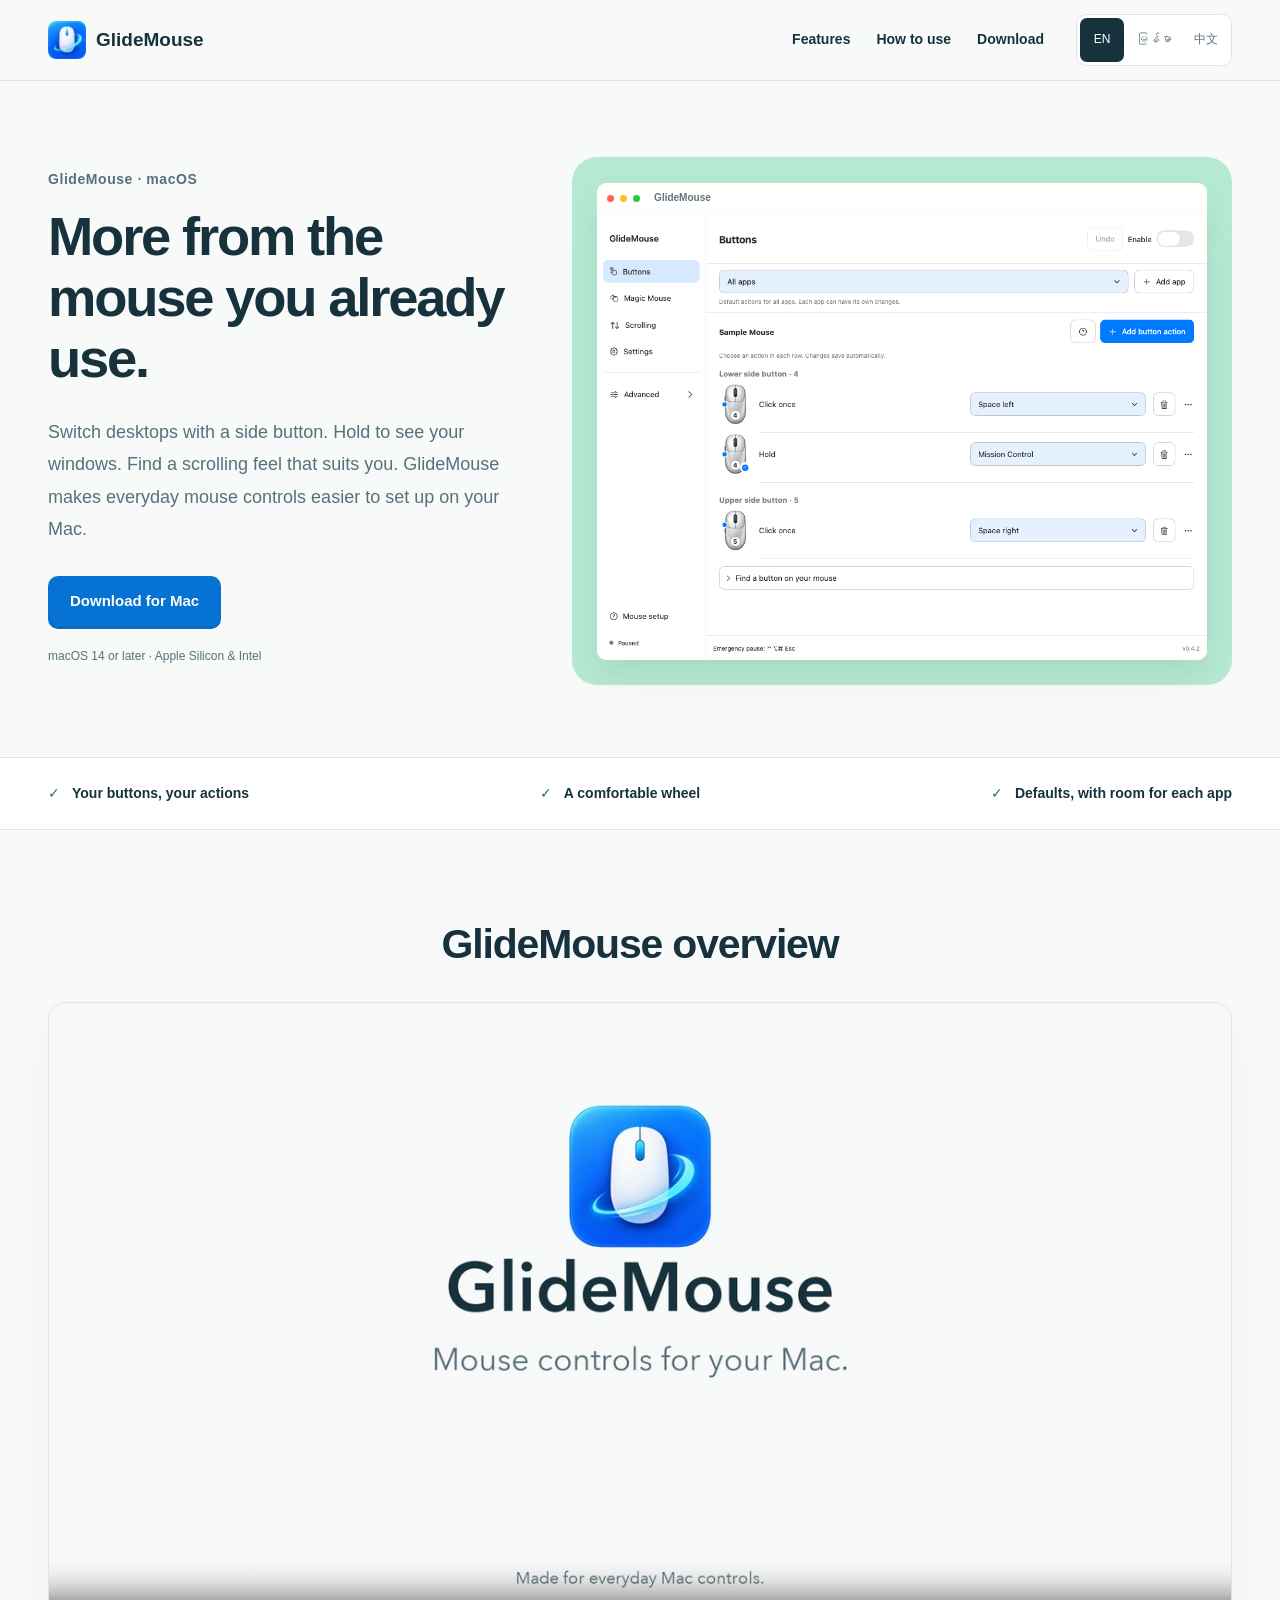
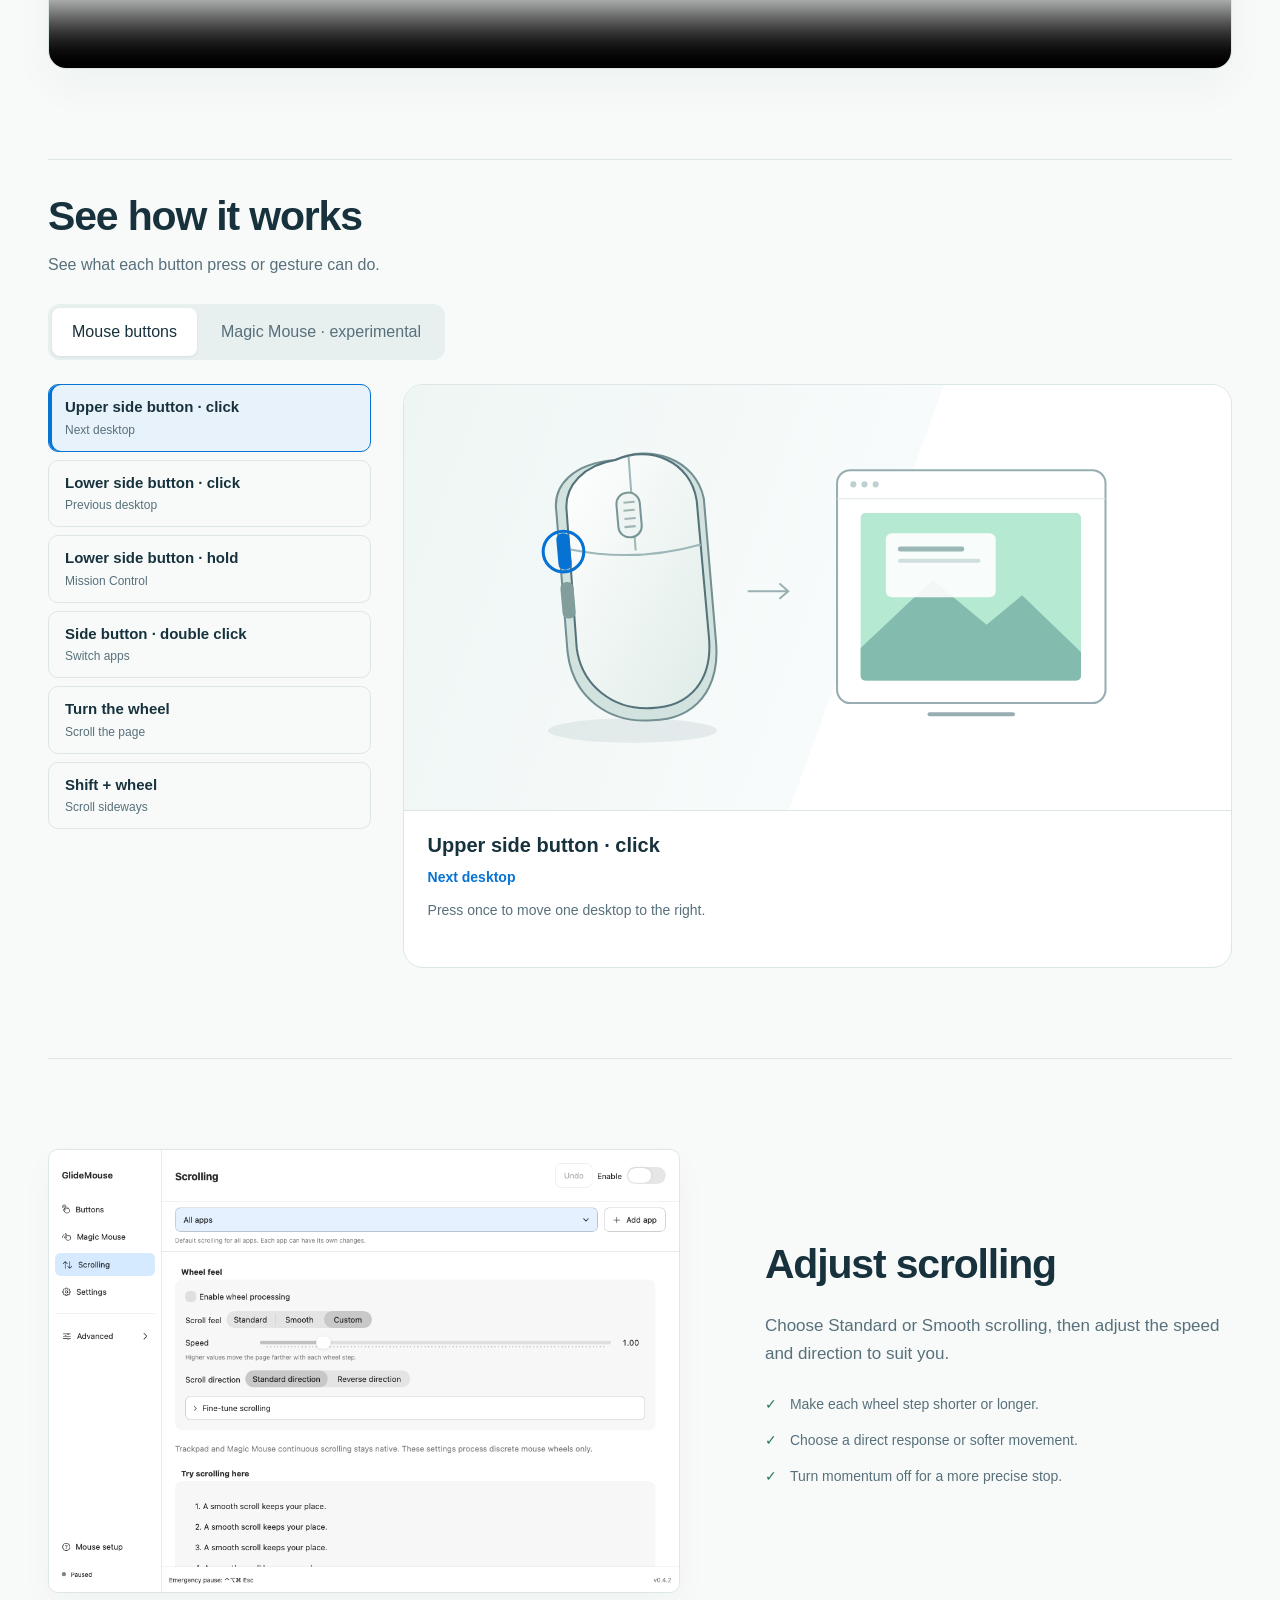
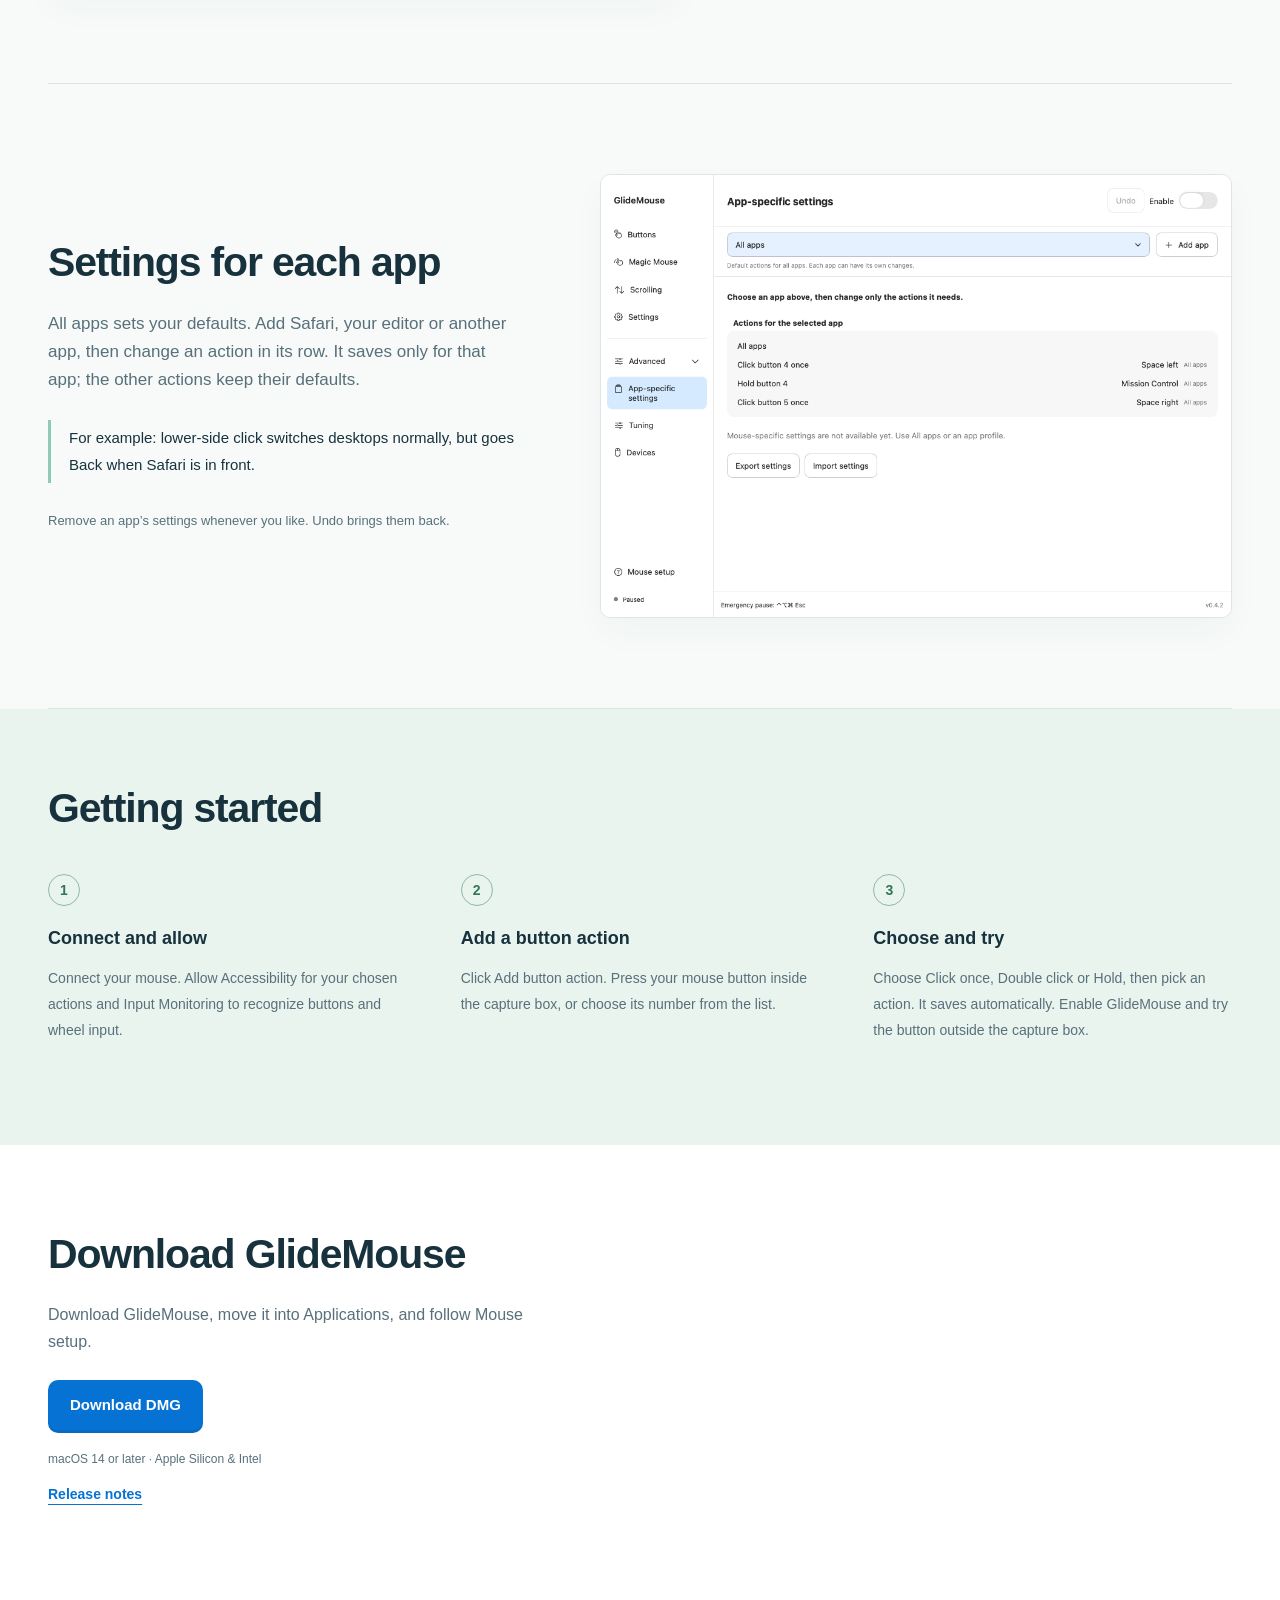
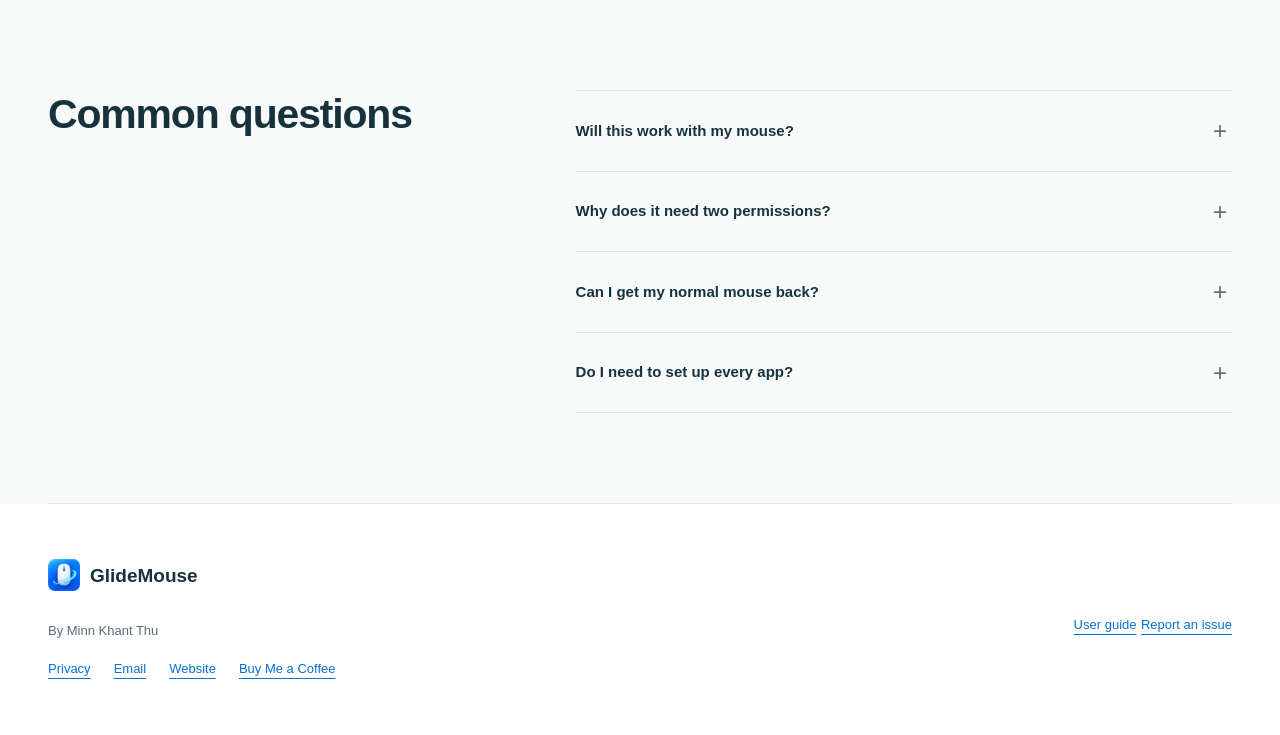
<file: index.html>
<!doctype html>
<html lang="en">
<head>
<meta charset="utf-8">
<meta name="viewport" content="width=device-width,initial-scale=1">
<meta name="google-site-verification" content="ybQHgJxose5QeYz_E9fsQk_a73eZOGEoPBWEh6NBEdo">
<meta name="description" content="GlideMouse is an open-source Mac mouse app for button remapping, smooth scrolling and app-specific shortcuts. Download for macOS 14+, Apple Silicon and Intel.">
<meta name="theme-color" content="#f7faf9">
<meta property="og:type" content="website">
<meta property="og:title" content="GlideMouse — Mouse Button Remapping &amp; Smooth Scrolling for Mac">
<meta property="og:description" content="Customize mouse buttons, switch desktops and adjust scrolling on macOS. Open source, with English, Myanmar and Chinese controls.">
<meta property="og:url" content="https://minnkhantthuu.github.io/GlideMouse/">
<meta property="og:image" content="https://minnkhantthuu.github.io/GlideMouse/Docs/media/screenshots/en-guide-buttons-light-455fc41b54f3.png">
<meta property="og:image:width" content="1040">
<meta property="og:image:height" content="760">
<meta property="og:image:alt" content="GlideMouse mouse-button settings on macOS">
<meta name="twitter:card" content="summary_large_image">
<meta name="twitter:title" content="GlideMouse — Mouse Button Remapping &amp; Smooth Scrolling for Mac">
<meta name="twitter:description" content="Customize mouse buttons, desktop shortcuts and wheel scrolling. A native, open-source macOS app by Minn Khant Thu.">
<meta name="twitter:image" content="https://minnkhantthuu.github.io/GlideMouse/Docs/media/screenshots/en-guide-buttons-light-455fc41b54f3.png">
<link rel="canonical" href="https://minnkhantthuu.github.io/GlideMouse/">
<link rel="icon" href="Assets/AppIcon-transparent.png">
<title>GlideMouse — Mouse Button Remapping &amp; Smooth Scrolling for Mac</title>
<script type="application/ld+json">
{
  "@context": "https://schema.org",
  "@graph": [
    {
      "@type": "WebPage",
      "@id": "https://minnkhantthuu.github.io/GlideMouse/#webpage",
      "url": "https://minnkhantthuu.github.io/GlideMouse/",
      "name": "GlideMouse — Mouse Button Remapping & Smooth Scrolling for Mac",
      "description": "A native, open-source macOS app for mouse button actions, wheel scrolling and app-specific settings.",
      "inLanguage": "en",
      "mainEntity": {"@id": "https://minnkhantthuu.github.io/GlideMouse/#app"},
      "author": {"@id": "https://minnkhantthuu.github.io/GlideMouse/#developer"}
    },
    {
      "@type": "SoftwareApplication",
      "@id": "https://minnkhantthuu.github.io/GlideMouse/#app",
      "name": "GlideMouse",
      "url": "https://minnkhantthuu.github.io/GlideMouse/",
      "description": "Remap mouse buttons, switch desktops, open Mission Control, run keyboard shortcuts, adjust wheel scrolling and set actions for individual apps on macOS.",
      "applicationCategory": "UtilitiesApplication",
      "operatingSystem": "macOS 14 or later",
      "softwareRequirements": "Apple Silicon or Intel Mac; Accessibility and Input Monitoring permissions",
      "softwareVersion": "0.4.2",
      "inLanguage": ["en", "my", "zh-Hans"],
      "isAccessibleForFree": true,
      "offers": {"@type": "Offer", "price": "0", "priceCurrency": "USD", "url": "https://minnkhantthuu.github.io/GlideMouse/#download"},
      "downloadUrl": "https://github.com/MinnKhantThuu/GlideMouse/releases/download/v0.4.2/GlideMouse-0.4.2.dmg",
      "screenshot": "https://minnkhantthuu.github.io/GlideMouse/Docs/media/screenshots/en-guide-buttons-light-455fc41b54f3.png",
      "image": "https://minnkhantthuu.github.io/GlideMouse/Assets/AppIcon.png",
      "license": "https://github.com/MinnKhantThuu/GlideMouse/blob/main/LICENSE",
      "sameAs": ["https://github.com/MinnKhantThuu/GlideMouse"],
      "author": {"@id": "https://minnkhantthuu.github.io/GlideMouse/#developer"}
    },
    {
      "@type": "Person",
      "@id": "https://minnkhantthuu.github.io/GlideMouse/#developer",
      "name": "Minn Khant Thu",
      "url": "https://minnkhantthu.up.railway.app/",
      "sameAs": ["https://github.com/MinnKhantThuu", "https://minnkhantthuu.github.io/"]
    }
  ]
}
</script>
<script>function redirectLegacyTutorial(){if(/^#(?:en|my)(?:-(?:setup|buttons|profiles|scrolling|shortcuts))?$/.test(location.hash))location.replace('tutorials.html'+location.hash);} window.addEventListener('hashchange',redirectLegacyTutorial);redirectLegacyTutorial();</script>
<link rel="stylesheet" href="Site/landing.css?v=c33a72bd99d2">
<script src="Site/translations.js?v=73e1bacc5bd2" defer>
</script>
<script src="Site/landing.js?v=cdfab8cceccf" defer>
</script>
<link rel="stylesheet" href="Site/mouse-demo.css?v=0c4a3ee64f97">
<script src="Site/mouse-demo.js?v=9ef7550aa702" defer></script>
</head>
<body>
<a data-copy="skip" class="skip" href="#main">Skip to content</a>
<header class="header">
<div class="nav wrap">
<a class="brand" href="./" aria-label="GlideMouse home">
<img src="Assets/AppIcon-transparent.png" width="38" height="38" alt="">
<span>GlideMouse</span>
</a>
<nav class="nav-links" aria-label="Main navigation" data-aria="navAria">
<a data-copy="navFeatures" href="#features">Features</a>
<a data-copy="navGuide" href="#how-to">How to use</a>
<a data-copy="navDownload" href="#download">Download</a>
</nav>
<div class="locale" role="group" aria-label="Language" data-aria="localeAria">
<button type="button" data-language="en" aria-pressed="true" lang="en">EN</button>
<button type="button" data-language="my" aria-pressed="false" lang="my">မြန်မာ</button>
<button type="button" data-language="zh" aria-pressed="false" lang="zh-Hans">中文</button>
</div>
</div>
</header>
<main id="main">
<section class="hero wrap">
<div class="hero-copy">
<p class="product-name">GlideMouse · macOS</p>
<h1 data-copy="heroTitle" >More from the mouse you already use.</h1>
<p data-copy="heroBody" class="lead">Switch desktops with a side button. Hold to see your windows. Find a scrolling feel that suits you. GlideMouse makes everyday mouse controls easier to set up on your Mac.</p>
<div class="actions">
<a class="button primary" href="#download">
<span data-copy="download" >Download for Mac</span>
</a>
</div>
<p data-copy="requirements" class="meta">macOS 14 or later · Apple Silicon &amp; Intel</p>
</div>
<figure class="hero-visual">
<div class="product-stage">
<div class="window-top" aria-hidden="true">
<span>
</span>
<span>
</span>
<span>
</span>
<b>GlideMouse</b>
</div>
<img class="hero-screen" data-screen="buttons" data-alt="heroAlt" src="Docs/media/screenshots/en-buttons.png" width="1040" height="760" alt="GlideMouse button actions in a simple list, with mouse icons, action dropdowns and delete buttons" fetchpriority="high">
</div>
</figure>
</section>
<div class="benefit-band">
<div class="wrap benefit-row">
<span class="benefit">
<span class="check" aria-hidden="true">✓</span>
<span data-copy="benefit1" >Your buttons, your actions</span>
</span>
<span class="benefit">
<span class="check" aria-hidden="true">✓</span>
<span data-copy="benefit2" >A comfortable wheel</span>
</span>
<span class="benefit">
<span class="check" aria-hidden="true">✓</span>
<span data-copy="benefit3" >Defaults, with room for each app</span>
</span>
</div>
</div>
<section id="intro" class="section wrap intro-section" aria-labelledby="intro-title">
<div class="intro-heading">
<h2 id="intro-title" data-copy="introTitle">GlideMouse overview</h2>
</div>
<div class="intro-player">
<video id="intro-video" controls playsinline preload="metadata" tabindex="0" poster="Docs/media/intro/poster.jpg" aria-label="GlideMouse product overview" data-aria="introAria" width="1920" height="1080">
<source src="Docs/media/intro/glidemouse-intro.mp4" type="video/mp4">
<track kind="captions" src="Docs/media/intro/english.vtt" srclang="en" label="English">
<a href="Docs/media/intro/glidemouse-intro.mp4" data-copy="openIntro">Open the video</a>
</video>

</div>

</section>
<section id="mouse-guide" class="section wrap gesture-guide" aria-labelledby="gesture-heading" data-mode="buttons" data-paused="true">
<span id="features"></span>
<div class="gesture-heading">
<h2 id="gesture-heading" data-copy="gestureHeading">See how it works</h2>
<p data-copy="gestureIntro">Choose an example to see the button press and the action together. You can change each action in GlideMouse.</p>
</div>
<div class="gesture-modes" role="group" data-aria="gestureModeAria" aria-label="Mouse type">
<button type="button" data-gesture-mode="buttons" aria-pressed="true" data-copy="gestureButtons">Mouse buttons</button>
<button type="button" data-gesture-mode="touch" aria-pressed="false" data-copy="gestureTouch">Magic Mouse · experimental</button>
</div>
<div class="gesture-families" data-touch-families hidden role="group" data-aria="gestureFamilyAria" aria-label="Gesture type">
<button type="button" data-gesture-family="taps" aria-pressed="true" data-copy="gestureFamilyTaps">Taps</button>
<button type="button" data-gesture-family="movement" aria-pressed="false" data-copy="gestureFamilyMovement">Swipes &amp; zoom</button>
<button type="button" data-gesture-family="dragging" aria-pressed="false" data-copy="gestureFamilyDragging">Drag</button>
<button type="button" data-gesture-family="extras" aria-pressed="false" data-copy="gestureFamilyExtras">Keys &amp; resting fingers</button>
</div>
<div class="gesture-layout">
<div class="gesture-choices" role="group" data-aria="gestureChoiceAria" aria-label="Usage examples"></div>
<div>
<div class="gesture-canvas">
<div class="gesture-stage is-running" data-gesture="upper" aria-hidden="true">
<svg viewBox="0 0 760 390" xmlns="http://www.w3.org/2000/svg">
<defs>
<linearGradient id="gm-mouse-shade" x1="0" y1="0" x2="1" y2="1"><stop stop-color="#fff"/><stop offset="1" stop-color="#dfece8"/></linearGradient>
<clipPath id="gm-screen-clip"><rect x="422" y="112" width="217" height="165" rx="5"/></clipPath>
<clipPath id="gm-page-clip"><rect x="422" y="119" width="216" height="150" rx="5"/></clipPath>
</defs>
<ellipse cx="198" cy="326" rx="83" ry="12" fill="#17323d" opacity=".08"/>
<g class="button-mouse">
<path d="M181 60 C213 44 260 58 268 98 L280 239 C284 285 260 315 217 316 C174 319 139 293 134 249 L123 111 C119 84 141 63 181 60Z" fill="#d2e3df" stroke="#738f91" stroke-width="2"/>
<path d="M181 60 C215 45 255 61 261 100 L273 234 C277 276 255 303 216 304 C179 306 148 282 143 245 L133 109 C131 85 150 65 181 60Z" fill="url(#gm-mouse-shade)" stroke="#54727a" stroke-width="2"/>
<path d="M194 57 L201 149 M137 148 Q201 161 265 143" fill="none" stroke="#9eb7b8" stroke-width="2"/>
<rect x="183" y="92" width="23" height="44" rx="11" fill="#eef4f2" stroke="#789697" stroke-width="2" transform="rotate(-5 195 114)"/>
<path d="M189 102 L200 101 M189 110 L200 109 M190 118 L201 117 M190 126 L201 125" stroke="#9fb5b4" stroke-width="2"/>
<rect class="side-upper press-signal" x="124" y="132" width="13" height="36" rx="6" fill="#819e9c" transform="rotate(-5 130 150)"/>
<rect class="side-lower press-signal" x="128" y="180" width="13" height="36" rx="6" fill="#819e9c" transform="rotate(-5 134 198)"/>
<circle class="side-halo upper-halo" cx="130" cy="150" r="20" fill="none" stroke="#0672d3" stroke-width="3"/>
<circle class="side-halo lower-halo" cx="134" cy="198" r="20" fill="none" stroke="#0672d3" stroke-width="3"/>
<circle class="held-ring" cx="134" cy="197" r="20" fill="none" stroke="#0672d3" stroke-width="3" transform="rotate(-90 134 197)"/>
<g class="wheel-mark" stroke="#0672d3" stroke-width="3" fill="none"><path d="M222 105 V139 M215 131 L222 139 L229 131"/></g>
<g class="key-badge"><rect x="160" y="340" width="74" height="32" rx="8" fill="#17323d"/><text x="197" y="362" fill="#fff" font-size="17" text-anchor="middle" font-family="-apple-system,sans-serif">⇧</text></g>
</g>
<g class="touch-mouse">
<path d="M185 59 C224 50 261 72 265 111 L275 244 C278 280 255 310 215 314 C177 317 148 293 144 255 L132 119 C128 84 149 64 185 59Z" fill="url(#gm-mouse-shade)" stroke="#54727a" stroke-width="2"/>
<path d="M152 98 Q194 66 241 92" fill="none" stroke="#fff" stroke-width="5" stroke-linecap="round"/>
<g class="touch-contact"><circle class="finger" cx="174" cy="136" r="9" fill="#0672d3"/><circle class="touch-halo" cx="174" cy="136" r="21" fill="none" stroke="#0672d3" stroke-width="3"/></g>
<g class="touch-contact second"><circle class="finger-extra" cx="216" cy="136" r="9" fill="#0672d3"/></g>
<circle class="finger-third" cx="195" cy="168" r="9" fill="#0672d3"/>
<circle class="resting-contact" cx="221" cy="224" r="13" fill="#93aaa8"/>
<g class="touch-key"><rect x="162" y="334" width="70" height="32" rx="8" fill="#17323d"/><text x="197" y="357" fill="#fff" font-size="20" text-anchor="middle">⌘</text></g>
<path class="drag-trace" d="M165 173 L213 225 M202 225 H213 V214" fill="none" stroke="#0672d3" stroke-width="3"/>
<path class="swipe-trace" d="M165 178 H241 M233 171 L241 178 L233 185" stroke="#0672d3" stroke-width="3" fill="none"/>
<path class="pinch-trace" d="M168 158 L153 175 M153 164 V175 H164 M220 118 L235 101 M224 101 H235 V112" stroke="#0672d3" stroke-width="3" fill="none"/>
</g>
<g fill="none" stroke="#9ab0b3" stroke-width="2" stroke-linecap="round"><path d="M312 189 H351 M343 182 L351 189 L343 196"/></g>
<rect x="399" y="70" width="264" height="229" rx="13" fill="#fff" stroke="#97adb1" stroke-width="2"/>
<path d="M399 98 H663" stroke="#dce6e6"/>
<g fill="#bed0d1"><circle cx="415" cy="84" r="3"/><circle cx="426" cy="84" r="3"/><circle cx="437" cy="84" r="3"/></g>
<path d="M490 310 H572" stroke="#97adb1" stroke-width="4" stroke-linecap="round"/>
<g class="result-pane desktop-result" clip-path="url(#gm-screen-clip)">
<g class="desktop-track">
<rect x="422" y="112" width="217" height="165" fill="#b6e9d2"/><path d="M422 245 L493 178 L546 222 L581 193 L639 249 V277 H422Z" fill="#83bbae"/><rect x="447" y="132" width="108" height="63" rx="6" fill="#fff" opacity=".9"/><rect x="459" y="145" width="65" height="5" rx="2" fill="#9ab7b6"/><rect x="459" y="157" width="81" height="4" rx="2" fill="#d0dfde"/>
<rect x="639" y="112" width="217" height="165" fill="#c6e3f9"/><circle cx="805" cy="148" r="18" fill="#f7faf9"/><path d="M639 245 L704 201 L760 228 L806 189 L856 246 V277 H639Z" fill="#80b3d2"/><rect x="671" y="136" width="107" height="88" rx="6" fill="#fff" opacity=".9"/><rect x="684" y="149" width="72" height="5" rx="2" fill="#99b6c9"/><rect x="684" y="162" width="50" height="4" rx="2" fill="#d7e5ed"/>
</g></g>
<g class="result-pane windows-result">
<rect x="422" y="112" width="217" height="165" rx="5" fill="#eaf2f1"/>
<g class="window-tile" style="--tile-x:48px;--tile-y:32px"><rect x="434" y="125" width="86" height="65" rx="5" fill="#b6e9d2" stroke="#8cacaa"/><path d="M441 135 H510" stroke="#fff" stroke-width="4"/></g>
<g class="window-tile" style="--tile-x:-35px;--tile-y:31px"><rect x="537" y="125" width="88" height="65" rx="5" fill="#c6e3f9" stroke="#8cacaa"/><path d="M544 135 H615" stroke="#fff" stroke-width="4"/></g>
<g class="window-tile" style="--tile-x:48px;--tile-y:-40px"><rect x="434" y="207" width="86" height="55" rx="5" fill="#faf4dd" stroke="#8cacaa"/><path d="M441 217 H510" stroke="#fff" stroke-width="4"/></g>
<g class="window-tile" style="--tile-x:-35px;--tile-y:-40px"><rect x="537" y="207" width="88" height="55" rx="5" fill="#dce9ef" stroke="#8cacaa"/><path d="M544 217 H615" stroke="#fff" stroke-width="4"/></g>
</g>
<g class="result-pane apps-result">
<rect x="422" y="112" width="217" height="165" rx="5" fill="#edf4f3"/><rect x="436" y="171" width="189" height="61" rx="12" fill="#fff" stroke="#d0dfdf"/>
<rect class="app-highlight" x="444" y="178" width="48" height="47" rx="9" fill="#e7f2fb" stroke="#0672d3" stroke-width="2"/>
<rect x="453" y="185" width="30" height="30" rx="7" fill="#8abcac"/><circle cx="530" cy="200" r="16" fill="#81b6d6"/><path d="M579 185 H609 V215 H579Z" fill="#e8c477"/>
</g>
<g class="result-pane scroll-result" clip-path="url(#gm-page-clip)">
<rect x="422" y="119" width="216" height="150" fill="#f7faf9"/>
<g class="scroll-lines"><rect x="441" y="136" width="152" height="40" rx="5" fill="#b6e9d2"/><g stroke="#bdcecf" stroke-width="5" stroke-linecap="round"><path d="M441 194 H605 M441 211 H592 M441 228 H605 M441 245 H560 M441 275 H605 M441 292 H592 M441 309 H605"/></g><rect x="651" y="136" width="152" height="40" rx="5" fill="#c6e3f9"/></g>
</g>
<g class="result-pane click-result">
<rect x="422" y="112" width="217" height="165" rx="5" fill="#edf4f3"/><rect class="click-highlight" x="477" y="139" width="104" height="102" rx="9" fill="#d7ebfc" stroke="#0672d3" stroke-width="2"/>
<path d="M500 158 H520 L526 165 H557 V210 H500Z" fill="#86b9d6"/><rect x="500" y="171" width="57" height="39" rx="4" fill="#b7dcef"/>
<path d="M487 225 H571" stroke="#9bb4bb" stroke-width="4" stroke-linecap="round"/>
</g>
<g class="result-pane context-result">
<rect x="422" y="112" width="217" height="165" rx="5" fill="#edf4f3"/><path d="M452 146 H475 L481 153 H511 V194 H452Z" fill="#86b9d6"/>
<g class="context-menu"><rect x="491" y="165" width="132" height="91" rx="7" fill="#fff" stroke="#97adb1"/><rect x="499" y="173" width="116" height="19" rx="4" fill="#d7ebfc"/><path d="M510 182 H572 M510 209 H598 M510 236 H567" stroke="#87a4af" stroke-width="4" stroke-linecap="round"/></g></g>
<g class="result-pane open-result"><rect x="422" y="112" width="217" height="165" rx="5" fill="#edf4f3"/><g class="opened-folder"><rect x="439" y="130" width="183" height="129" rx="6" fill="#fff" stroke="#97adb1"/><path d="M439 151 H622" stroke="#dce6e6"/><path d="M454 144 H493" stroke="#97adb1" stroke-width="4" stroke-linecap="round"/><rect x="453" y="164" width="35" height="39" rx="3" fill="#b6e9d2"/><rect x="501" y="164" width="35" height="39" rx="3" fill="#c6e3f9"/><rect x="549" y="164" width="35" height="39" rx="3" fill="#faf4dd"/></g></g>
<g class="result-pane text-result"><rect x="422" y="112" width="217" height="165" rx="5" fill="#edf4f3"/><rect class="paragraph-highlight" x="442" y="139" width="173" height="78" rx="3" fill="#b9dcf9"/><path d="M451 151 H601 M451 168 H584 M451 185 H601 M451 202 H560 M451 241 H584" stroke="#79999f" stroke-width="5" stroke-linecap="round"/></g>
<g class="result-pane showdesktop-result"><rect x="422" y="112" width="217" height="165" rx="5" fill="#c6e3f9"/><path d="M422 236 L481 175 L540 230 L590 180 L639 244 V277 H422Z" fill="#8fc5b3"/><g class="departing-window"><rect x="456" y="139" width="150" height="105" rx="7" fill="#fff" stroke="#a6bdc0"/><path d="M456 158 H606" stroke="#dce6e6"/></g></g>
<g class="result-pane drag-result"><rect x="422" y="112" width="217" height="165" rx="5" fill="#edf4f3"/><rect x="544" y="179" width="65" height="61" rx="8" fill="none" stroke="#8eb4b2" stroke-width="2" stroke-dasharray="5 4"/><g class="drag-file"><rect x="451" y="137" width="42" height="50" rx="5" fill="#c6e3f9" stroke="#0672d3"/><path d="M461 151 H482 M461 162 H482 M461 173 H475" stroke="#7da9c9" stroke-width="3"/></g></g>
<g class="result-pane browser-result"><rect x="422" y="112" width="217" height="165" rx="5" fill="#edf4f3"/><g class="history-page"><rect x="445" y="133" width="170" height="120" rx="7" fill="#fff" stroke="#a6bdc0"/><path d="M463 154 H581 M463 174 H593 M463 194 H560" stroke="#c1d4d4" stroke-width="5"/><path d="M470 229 H510 M480 219 L470 229 L480 239" stroke="#0672d3" stroke-width="3" fill="none"/></g></g>
<g class="result-pane zoom-result" clip-path="url(#gm-screen-clip)">
<rect x="422" y="112" width="217" height="165" fill="#edf4f3"/>
<g class="zoom-art"><rect x="465" y="134" width="135" height="113" rx="5" fill="#c6e3f9"/><circle cx="567" cy="161" r="13" fill="#fff"/><path d="M465 215 L510 168 L552 210 L579 185 L600 221 V247 H465Z" fill="#7eafa3"/></g>
</g>
</svg>
</div>
<div class="gesture-caption">
<h3 data-gesture-title>Upper side button · click</h3>
<p class="gesture-result-label" data-gesture-result>Next desktop</p>
<p data-gesture-description>Press once to move one desktop to the right.</p>
</div>
</div>
</div>
</div>
<p class="gesture-note" data-gesture-note></p>
<p class="gesture-visually-hidden" role="status" aria-live="polite" data-gesture-status></p>
</section>


<section class="section feature-row wrap">
<figure class="feature-visual scroll-visual">
<img data-screen="scrolling" data-alt="scrollAlt" src="Docs/media/screenshots/en-scrolling.png" width="1040" height="730" alt="GlideMouse scrolling controls with presets, speed and direction" loading="lazy">
</figure>
<div class="section-copy">
<h2 data-copy="scrollTitle" >Adjust scrolling</h2>
<p data-copy="scrollBody" >Start with Standard or Smooth. Adjust speed and direction first; open the finer controls when you need them. Continuous trackpad scrolling stays native.</p>
<ul class="plain-list">
<li data-copy="scrollItem1" >Make each wheel step shorter or longer.</li>
<li data-copy="scrollItem2" >Choose a direct response or softer movement.</li>
<li data-copy="scrollItem3" >Turn momentum off for a more precise stop.</li>
</ul>
</div>
</section>
<section class="section feature-row reverse wrap">
<figure class="feature-visual">
<img data-screen="profiles" data-alt="profileAlt" src="Docs/media/screenshots/en-profiles.png" width="1040" height="730" alt="GlideMouse app-specific settings showing inherited defaults and custom actions" loading="lazy">
</figure>
<div class="section-copy">
<h2 data-copy="profileTitle" >Settings for each app</h2>
<p data-copy="profileBody" >All apps sets your defaults. Add Safari, your editor or another app, then change an action in its row. It saves only for that app; the other actions keep their defaults.</p>
<blockquote data-copy="profileExample" >For example: lower-side click switches desktops normally, but goes Back when Safari is in front.</blockquote>
<p data-copy="profileFoot" class="small">Remove an app setup whenever you like. It removes its GlideMouse settings; it does not uninstall the app. Undo brings the setup back.</p>
</div>
</section>
<section id="how-to" class="setup">
<div class="wrap">
<h2 data-copy="setupTitle" >Getting started</h2>
<ol class="steps">
<li>
<span class="step-number" aria-hidden="true">1</span>
<h3 data-copy="step1Title" >Connect and allow</h3>
<p data-copy="step1Body" >Connect your mouse. Allow Accessibility for your chosen actions and Input Monitoring to recognize buttons and wheel input.</p>
</li>
<li>
<span class="step-number" aria-hidden="true">2</span>
<h3 data-copy="step2Title" >Add a button action</h3>
<p data-copy="step2Body" >Click Add button action. Press your mouse button inside the capture box, or choose its number from the list.</p>
</li>
<li>
<span class="step-number" aria-hidden="true">3</span>
<h3 data-copy="step3Title" >Choose and try</h3>
<p data-copy="step3Body" >Choose Click once, Double click or Hold, then pick an action. It saves automatically. Enable GlideMouse and try the button outside the capture box.</p>
</li>
</ol>
</div>
</section>
<section id="download" class="download-section">
<div class="wrap download-layout">
<div>
<h2 data-copy="downloadTitle" >Download GlideMouse</h2>
<p data-copy="downloadBody" >Download GlideMouse, move it into Applications, and follow Mouse setup.</p>
<div class="actions">
<a data-copy="downloadDmg" class="button primary" href="https://github.com/MinnKhantThuu/GlideMouse/releases/download/v0.4.2/GlideMouse-0.4.2.dmg">Download DMG</a>
</div>
<p data-copy="requirements" class="meta">macOS 14 or later · Apple Silicon &amp; Intel</p>
<a data-copy="releaseDetails" class="text-link" href="https://github.com/MinnKhantThuu/GlideMouse/releases/tag/v0.4.2">Release notes</a>
</div>
</div>
</section>
<section id="faq" class="section wrap faq">
<div>
<h2 data-copy="faqTitle" >Common questions</h2>
</div>
<div class="faq-list">
<details>
<summary>
<span data-copy="faq1Title" >Will this work with my mouse?</span>
<span class="expand-icon" aria-hidden="true">+</span>
</summary>
<p data-copy="faq1Body" >Connect your mouse and use Mouse setup to identify its buttons. GlideMouse supports standard mouse buttons and scroll wheels. Some manufacturer-specific buttons may not be detected.</p>
</details>
<details>
<summary>
<span data-copy="faq2Title" >Why does it need two permissions?</span>
<span class="expand-icon" aria-hidden="true">+</span>
</summary>
<p data-copy="faq2Body" >Accessibility lets GlideMouse perform actions you chose. Input Monitoring lets it recognize button and wheel input. Mouse control works locally, and the app does not keep a log of what you type. Update checks contact the configured update host.</p>
</details>
<details>
<summary>
<span data-copy="faq3Title" >Can I get my normal mouse back?</span>
<span class="expand-icon" aria-hidden="true">+</span>
</summary>
<p data-copy="faq3Body" >Yes. Pause from the menu bar or press Control + Option + Command + Escape. Remove an action or use Undo to restore a recent change. Export your settings when you want a backup.</p>
</details>
<details>
<summary>
<span data-copy="faq4Title" >Do I need to set up every app?</span>
<span class="expand-icon" aria-hidden="true">+</span>
</summary>
<p data-copy="faq4Body" >No. All apps provides the default. Only add an app when you want a different action or scrolling feel while that app is frontmost.</p>
</details>
</div>
</section>
</main>
<footer class="footer">
<div class="wrap footer-layout">
<div>
<a class="brand" href="./">
<img src="Assets/AppIcon-transparent.png" width="32" height="32" alt="">
<span>GlideMouse</span>
</a>
<p class="developer-credit" data-copy="developer">By Minn Khant Thu</p>
<div class="footer-links">
<a data-copy="privacy" href="privacy.html">Privacy</a>
<a data-copy="contact" href="mailto:minnkhantthu.ucsy@gmail.com">Email</a>
<a data-copy="website" href="https://minnkhantthu.up.railway.app/">Website</a>
<a data-copy="coffee" href="https://buymeacoffee.com/minnkhantthu">Buy Me a Coffee</a>
</div>
</div>
<div class="footer-meta">
<a data-copy="readGuide" data-guide data-readme href="https://github.com/MinnKhantThuu/GlideMouse#readme">User guide</a>
<a data-copy="issues" href="https://github.com/MinnKhantThuu/GlideMouse/issues">Report an issue</a>
</div>
</div>
</footer>
</body>
</html>
</file>
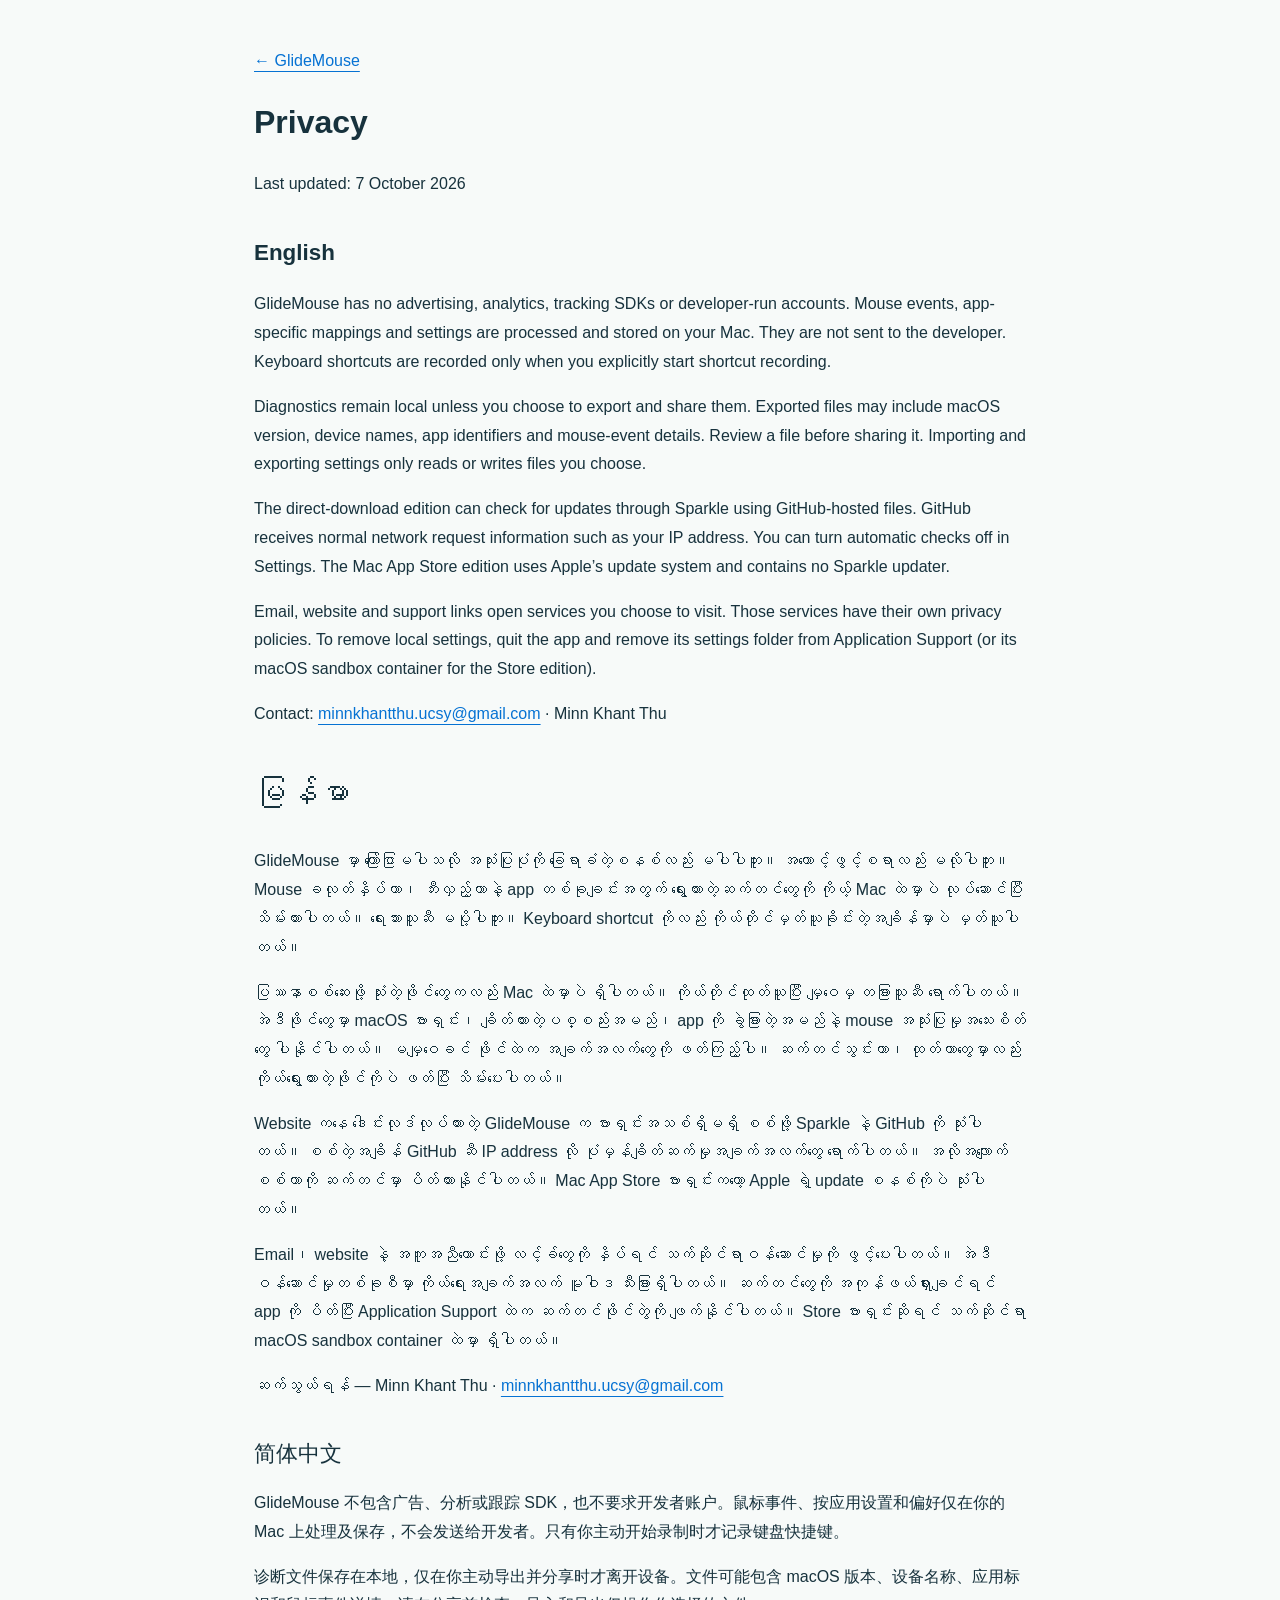
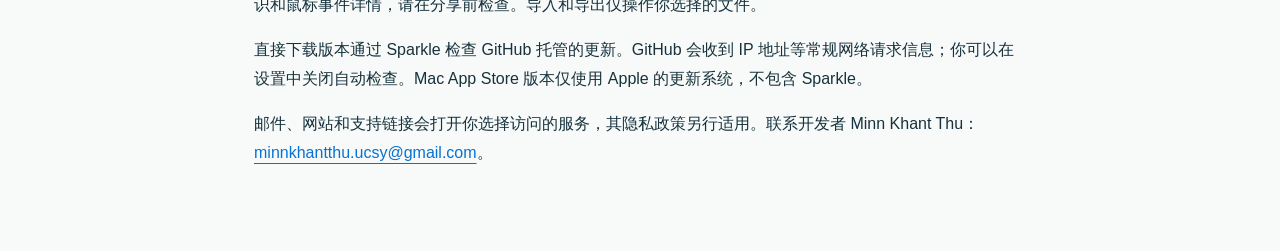
<file: privacy.html>
<!doctype html>
<html lang="en"><head><meta charset="utf-8"><meta name="viewport" content="width=device-width,initial-scale=1"><title>GlideMouse Privacy — Mouse Settings Stay on Your Mac</title><link rel="stylesheet" href="Site/landing.css"><style>main{max-width:820px;margin:0 auto;padding:48px 24px}section{margin:36px 0}h2{font-size:1.4rem}p{line-height:1.8}section:lang(my){font-family:'Myanmar Sangam MN',sans-serif;line-height:1.9}</style>
<meta name="description" content="GlideMouse privacy policy: mouse settings and shortcuts stay on your Mac. No advertising, analytics or tracking SDKs.">
<link rel="canonical" href="https://minnkhantthuu.github.io/GlideMouse/privacy.html">
<meta property="og:type" content="website">
<meta property="og:title" content="GlideMouse Privacy — Mouse Settings Stay on Your Mac">
<meta property="og:description" content="GlideMouse privacy policy: mouse settings and shortcuts stay on your Mac. No advertising, analytics or tracking SDKs.">
<meta property="og:url" content="https://minnkhantthuu.github.io/GlideMouse/privacy.html">
<meta property="og:image" content="https://minnkhantthuu.github.io/GlideMouse/Docs/media/screenshots/en-guide-buttons-light-455fc41b54f3.png">
</head><body><main>
<a href="./">← GlideMouse</a><h1>Privacy</h1><p>Last updated: 7 October 2026</p>
<section><h2>English</h2><p>GlideMouse has no advertising, analytics, tracking SDKs or developer-run accounts. Mouse events, app-specific mappings and settings are processed and stored on your Mac. They are not sent to the developer. Keyboard shortcuts are recorded only when you explicitly start shortcut recording.</p><p>Diagnostics remain local unless you choose to export and share them. Exported files may include macOS version, device names, app identifiers and mouse-event details. Review a file before sharing it. Importing and exporting settings only reads or writes files you choose.</p><p>The direct-download edition can check for updates through Sparkle using GitHub-hosted files. GitHub receives normal network request information such as your IP address. You can turn automatic checks off in Settings. The Mac App Store edition uses Apple’s update system and contains no Sparkle updater.</p><p>Email, website and support links open services you choose to visit. Those services have their own privacy policies. To remove local settings, quit the app and remove its settings folder from Application Support (or its macOS sandbox container for the Store edition).</p><p>Contact: <a href="mailto:minnkhantthu.ucsy@gmail.com">minnkhantthu.ucsy@gmail.com</a> · Minn Khant Thu</p></section>
<section lang="my"><h2>မြန်မာ</h2>
<p>GlideMouse မှာ ကြော်ငြာမပါသလို အသုံးပြုပုံကို ခြေရာခံတဲ့စနစ်လည်း မပါပါဘူး။ အကောင့်ဖွင့်စရာလည်း မလိုပါဘူး။ Mouse ခလုတ်နှိပ်တာ၊ ဘီးလှည့်တာနဲ့ app တစ်ခုချင်းအတွက် ရွေးထားတဲ့ဆက်တင်တွေကို ကိုယ့် Mac ထဲမှာပဲ လုပ်ဆောင်ပြီး သိမ်းထားပါတယ်။ ရေးသားသူဆီ မပို့ပါဘူး။ Keyboard shortcut ကိုလည်း ကိုယ်တိုင်မှတ်ယူခိုင်းတဲ့အချိန်မှာပဲ မှတ်ယူပါတယ်။</p>
<p>ပြဿနာစစ်ဆေးဖို့ သုံးတဲ့ဖိုင်တွေကလည်း Mac ထဲမှာပဲ ရှိပါတယ်။ ကိုယ်တိုင်ထုတ်ယူပြီး မျှဝေမှ တခြားသူဆီ ရောက်ပါတယ်။ အဲဒီဖိုင်တွေမှာ macOS ဗားရှင်း၊ ချိတ်ထားတဲ့ပစ္စည်းအမည်၊ app ကို ခွဲခြားတဲ့အမည်နဲ့ mouse အသုံးပြုမှုအသေးစိတ်တွေ ပါနိုင်ပါတယ်။ မမျှဝေခင် ဖိုင်ထဲက အချက်အလက်တွေကို ဖတ်ကြည့်ပါ။ ဆက်တင်သွင်းတာ၊ ထုတ်တာတွေမှာလည်း ကိုယ်ရွေးထားတဲ့ဖိုင်ကိုပဲ ဖတ်ပြီး သိမ်းပေးပါတယ်။</p>
<p>Website ကနေ ဒေါင်းလုဒ်လုပ်ထားတဲ့ GlideMouse က ဗားရှင်းအသစ်ရှိမရှိ စစ်ဖို့ Sparkle နဲ့ GitHub ကို သုံးပါတယ်။ စစ်တဲ့အချိန် GitHub ဆီ IP address လို ပုံမှန်ချိတ်ဆက်မှုအချက်အလက်တွေ ရောက်ပါတယ်။ အလိုအလျောက်စစ်တာကို ဆက်တင်မှာ ပိတ်ထားနိုင်ပါတယ်။ Mac App Store ဗားရှင်းကတော့ Apple ရဲ့ update စနစ်ကိုပဲ သုံးပါတယ်။</p>
<p>Email၊ website နဲ့ အကူအညီတောင်းဖို့ လင့်ခ်တွေကို နှိပ်ရင် သက်ဆိုင်ရာဝန်ဆောင်မှုကို ဖွင့်ပေးပါတယ်။ အဲဒီဝန်ဆောင်မှုတစ်ခုစီမှာ ကိုယ်ရေးအချက်အလက် မူဝါဒ သီးခြားရှိပါတယ်။ ဆက်တင်တွေကို အကုန်ဖယ်ရှားချင်ရင် app ကို ပိတ်ပြီး Application Support ထဲက ဆက်တင်ဖိုင်တွဲကို ဖျက်နိုင်ပါတယ်။ Store ဗားရှင်းဆိုရင် သက်ဆိုင်ရာ macOS sandbox container ထဲမှာ ရှိပါတယ်။</p>
<p>ဆက်သွယ်ရန် — Minn Khant Thu · <a href="mailto:minnkhantthu.ucsy@gmail.com">minnkhantthu.ucsy@gmail.com</a></p></section>
<section lang="zh-Hans"><h2>简体中文</h2><p>GlideMouse 不包含广告、分析或跟踪 SDK，也不要求开发者账户。鼠标事件、按应用设置和偏好仅在你的 Mac 上处理及保存，不会发送给开发者。只有你主动开始录制时才记录键盘快捷键。</p><p>诊断文件保存在本地，仅在你主动导出并分享时才离开设备。文件可能包含 macOS 版本、设备名称、应用标识和鼠标事件详情，请在分享前检查。导入和导出仅操作你选择的文件。</p><p>直接下载版本通过 Sparkle 检查 GitHub 托管的更新。GitHub 会收到 IP 地址等常规网络请求信息；你可以在设置中关闭自动检查。Mac App Store 版本仅使用 Apple 的更新系统，不包含 Sparkle。</p><p>邮件、网站和支持链接会打开你选择访问的服务，其隐私政策另行适用。联系开发者 Minn Khant Thu：<a href="mailto:minnkhantthu.ucsy@gmail.com">minnkhantthu.ucsy@gmail.com</a>。</p></section>
</main></body></html>
</file>
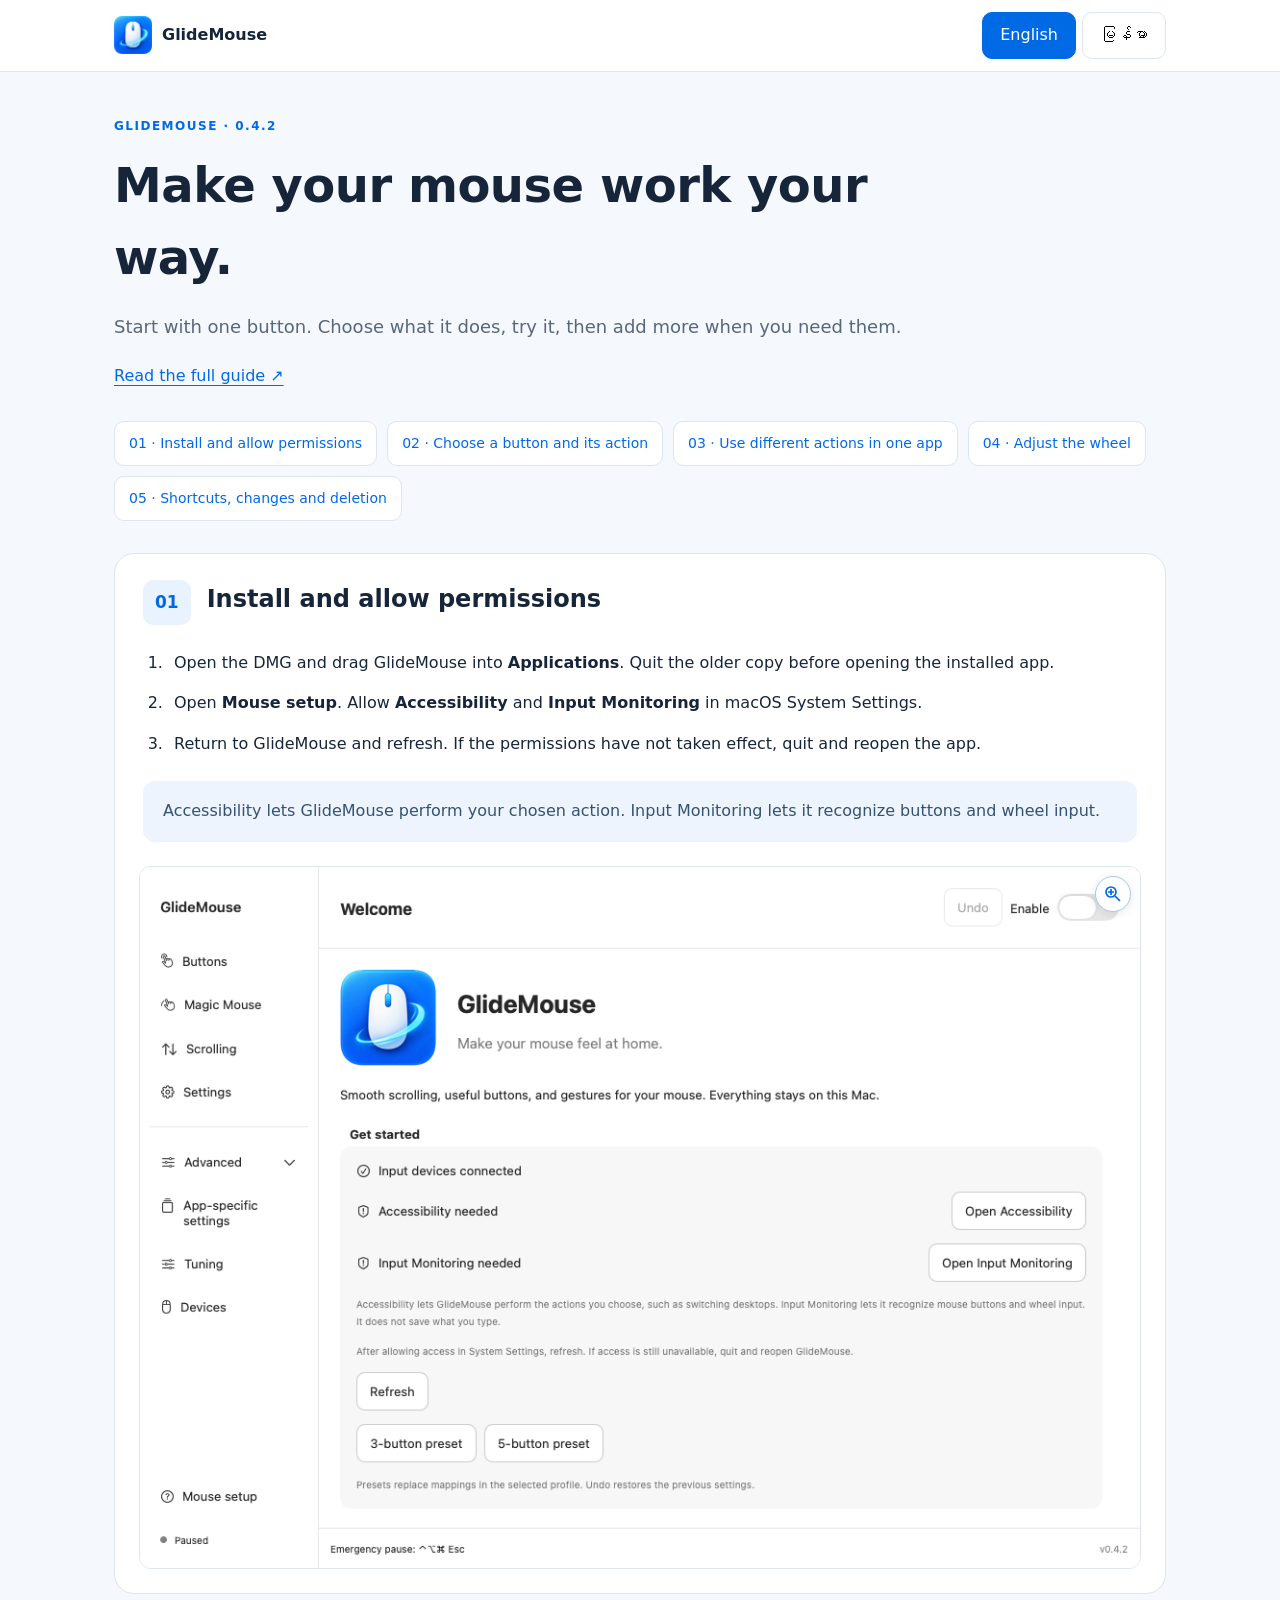
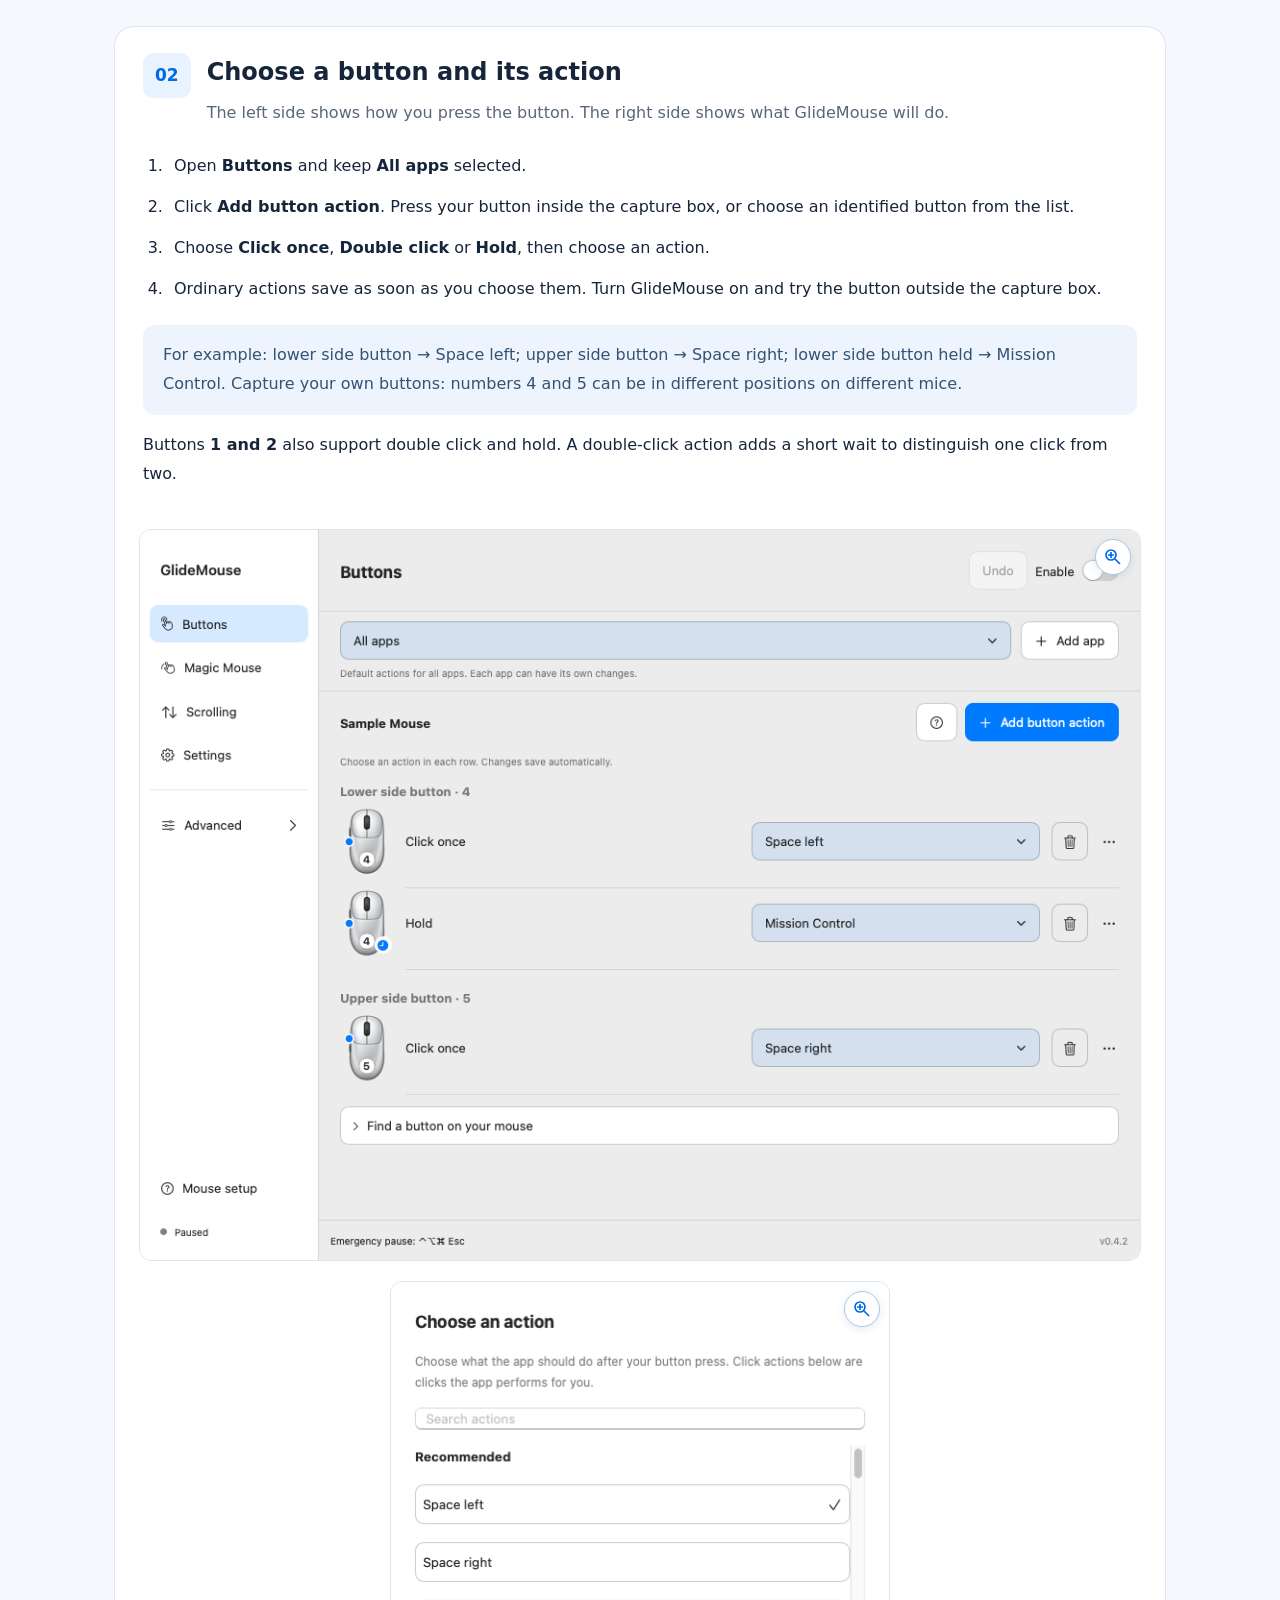
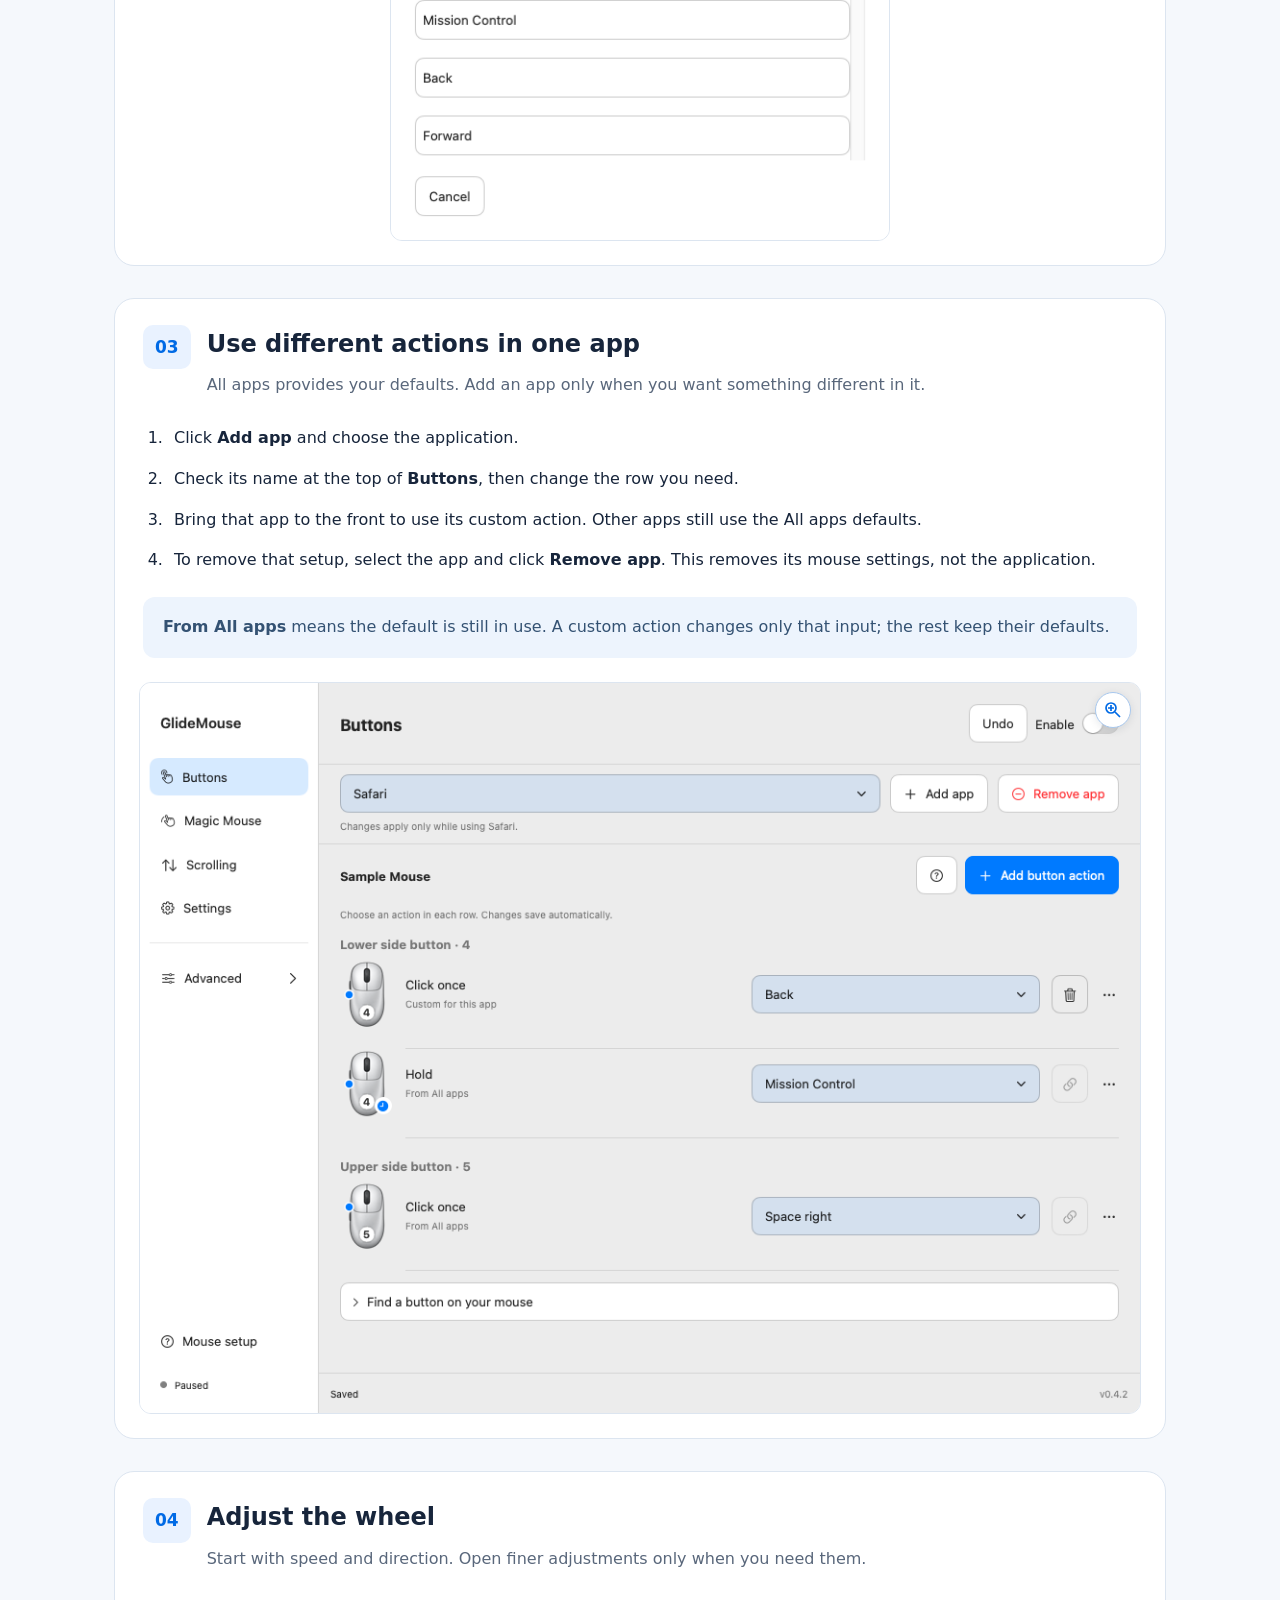
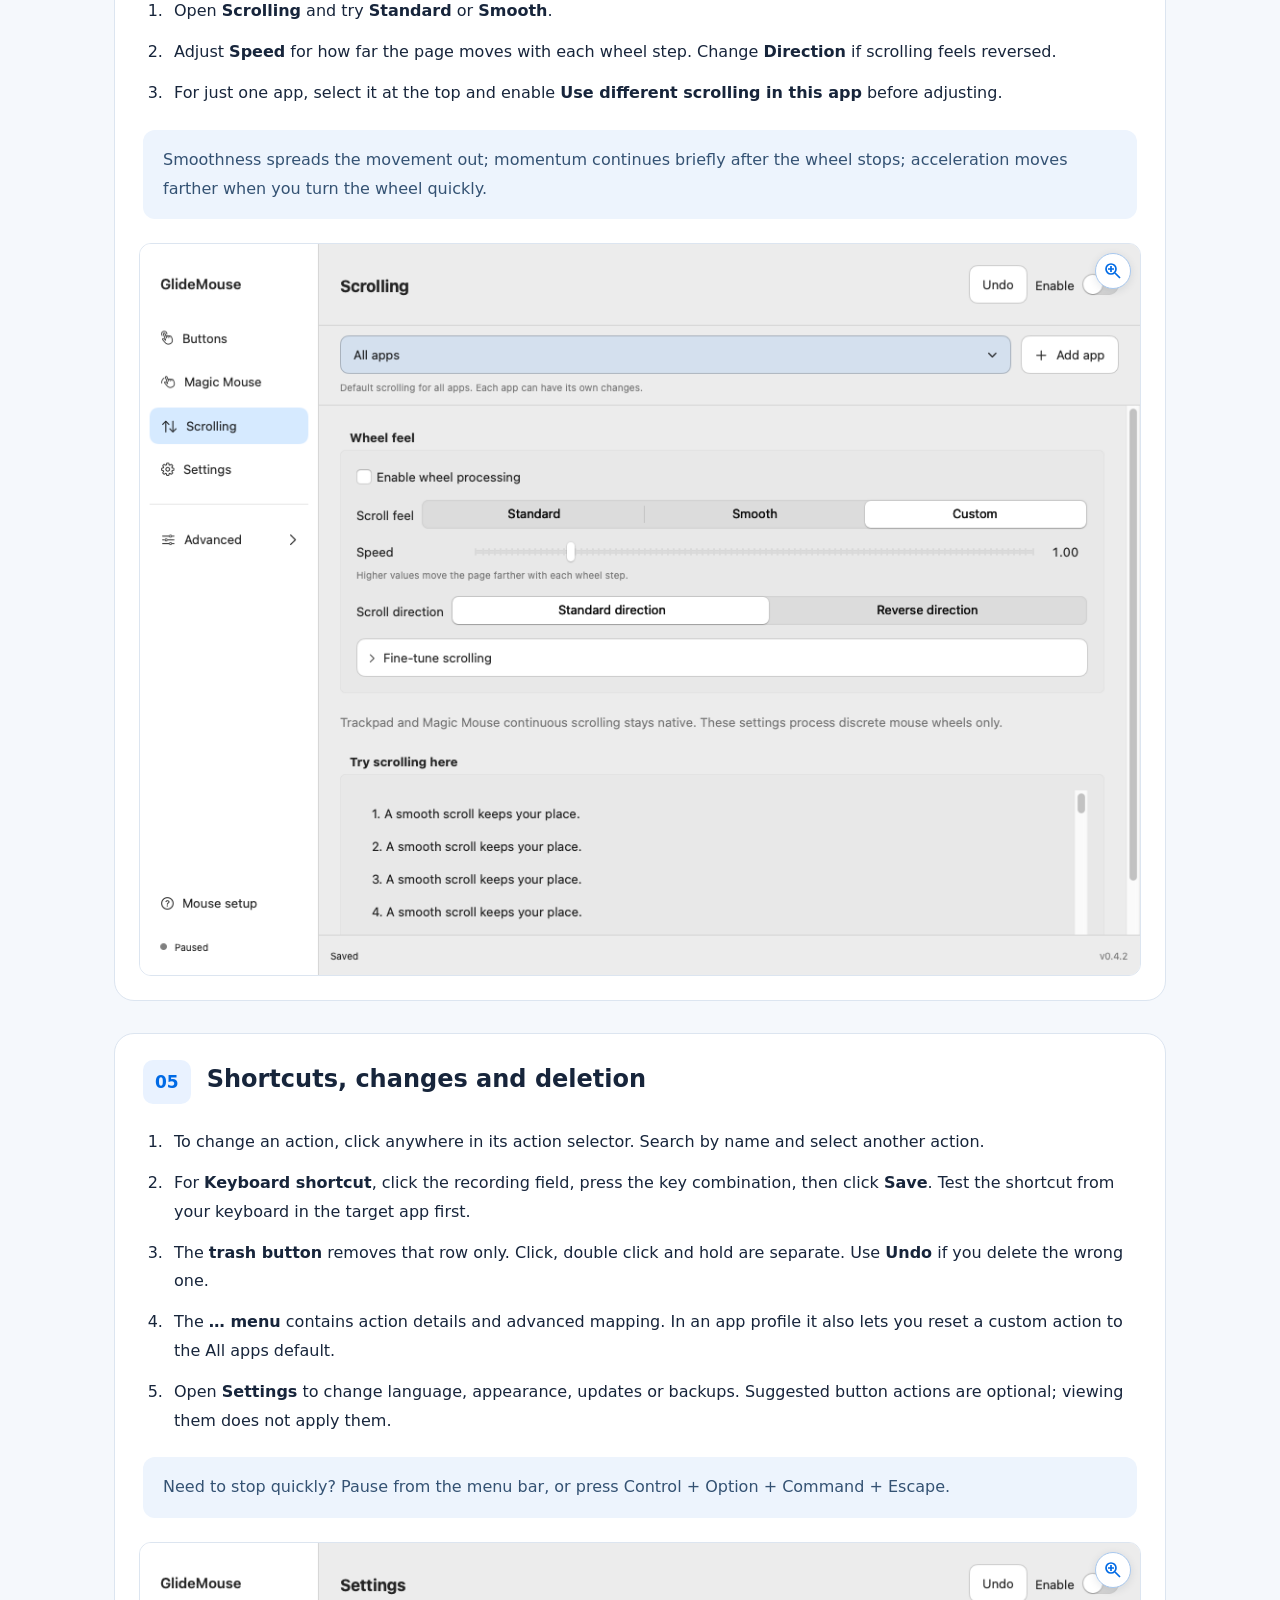
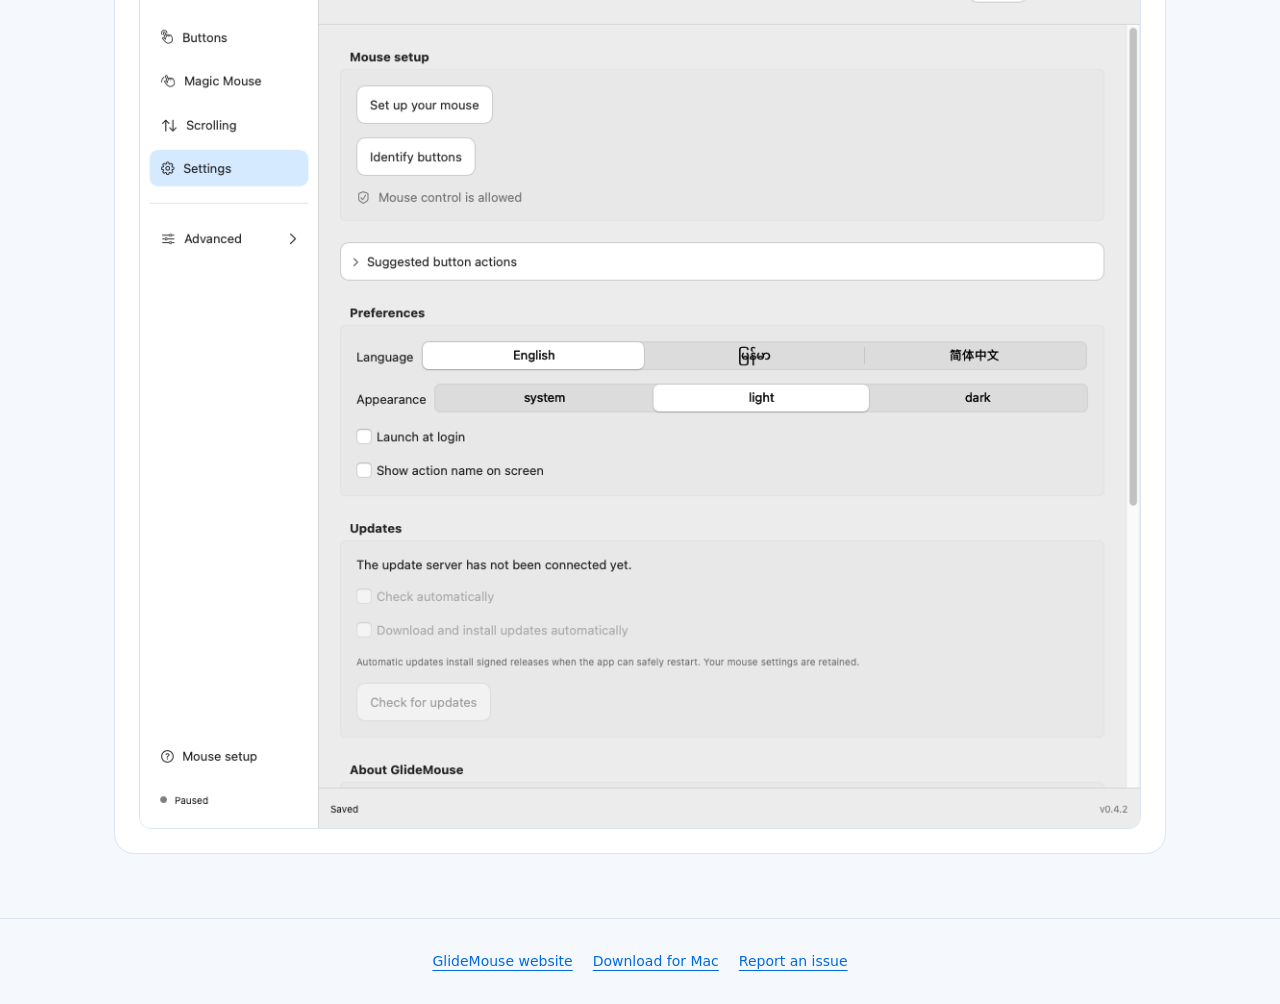
<file: tutorials.html>
<!doctype html>
<html lang="en"><head><meta charset="utf-8"><meta name="viewport" content="width=device-width,initial-scale=1"><title>GlideMouse User Guide — Buttons, Scrolling & App Settings</title><link rel="icon" href="Assets/AppIcon-transparent.png"><link rel="stylesheet" href="Site/tutorials.css?v=80ef5b9c039c"><script defer src="Site/tutorials.js?v=75888946e67e"></script>
<meta name="description" content="Learn to use GlideMouse on Mac with current screenshots: button remapping, double click, hold, keyboard shortcuts, scrolling and app-specific settings.">
<link rel="canonical" href="https://minnkhantthuu.github.io/GlideMouse/tutorials.html">
<meta property="og:type" content="website">
<meta property="og:title" content="GlideMouse User Guide — Buttons, Scrolling & App Settings">
<meta property="og:description" content="Learn to use GlideMouse on Mac with current screenshots: button remapping, double click, hold, keyboard shortcuts, scrolling and app-specific settings.">
<meta property="og:url" content="https://minnkhantthuu.github.io/GlideMouse/tutorials.html">
<meta property="og:image" content="https://minnkhantthuu.github.io/GlideMouse/Docs/media/screenshots/en-guide-buttons-light-455fc41b54f3.png">
</head><body>
<header class="top"><div class="top-inner"><a class="brand" href="./"><img src="Assets/AppIcon-transparent.png" alt=""><span>GlideMouse</span></a><div class="languages" role="group" aria-label="Guide language"><button data-lang="en" aria-pressed="true">English</button><button data-lang="my" aria-pressed="false">မြန်မာ</button></div></div></header>
<main><section class="language" id="en" lang="en"><div class="intro"><p class="eyebrow">GLIDEMOUSE · 0.4.2</p><h1>Make your mouse work your way.</h1><p class="lead">Start with one button. Choose what it does, try it, then add more when you need them.</p><a href="https://github.com/MinnKhantThuu/GlideMouse/blob/main/README.md">Read the full guide ↗</a></div><nav class="chapters" aria-label="Guide sections"><a href="#en-setup">01 · Install and allow permissions</a><a href="#en-buttons">02 · Choose a button and its action</a><a href="#en-profiles">03 · Use different actions in one app</a><a href="#en-scrolling">04 · Adjust the wheel</a><a href="#en-shortcuts">05 · Shortcuts, changes and deletion</a></nav><div class="lessons"><article class="lesson" id="en-setup"><header class="lesson-heading"><span class="number">01</span><div><h2>Install and allow permissions</h2></div></header><div class="lesson-body"><ol><li>Open the DMG and drag GlideMouse into <strong>Applications</strong>. Quit the older copy before opening the installed app.</li><li>Open <strong>Mouse setup</strong>. Allow <strong>Accessibility</strong> and <strong>Input Monitoring</strong> in macOS System Settings.</li><li>Return to GlideMouse and refresh. If the permissions have not taken effect, quit and reopen the app.</li></ol><p class="tip">Accessibility lets GlideMouse perform your chosen action. Input Monitoring lets it recognize buttons and wheel input.</p></div><div class="screens"><figure><a class="screenshot-open" href="Docs/media/screenshots/en-setup.png" aria-label="Mouse setup and permission controls" title="View screenshot"><img src="Docs/media/screenshots/en-setup.png" alt="Mouse setup and permission controls" loading="lazy" width="1040" height="730" style="max-width:1040px;aspect-ratio:1040/730"></a></figure></div></article><article class="lesson" id="en-buttons"><header class="lesson-heading"><span class="number">02</span><div><h2>Choose a button and its action</h2><p>The left side shows how you press the button. The right side shows what GlideMouse will do.</p></div></header><div class="lesson-body"><ol><li>Open <strong>Buttons</strong> and keep <strong>All apps</strong> selected.</li><li>Click <strong>Add button action</strong>. Press your button inside the capture box, or choose an identified button from the list.</li><li>Choose <strong>Click once</strong>, <strong>Double click</strong> or <strong>Hold</strong>, then choose an action.</li><li>Ordinary actions save as soon as you choose them. Turn GlideMouse on and try the button outside the capture box.</li></ol><p class="tip">For example: lower side button → Space left; upper side button → Space right; lower side button held → Mission Control. Capture your own buttons: numbers 4 and 5 can be in different positions on different mice.</p><p>Buttons <strong>1 and 2</strong> also support double click and hold. A double-click action adds a short wait to distinguish one click from two.</p></div><div class="screens"><figure><a class="screenshot-open" href="Docs/media/screenshots/en-guide-buttons-light-455fc41b54f3.png" aria-label="Button rows with separate click and hold actions" title="View screenshot"><img src="Docs/media/screenshots/en-guide-buttons-light-455fc41b54f3.png" alt="Button rows with separate click and hold actions" loading="lazy" width="1040" height="760" style="max-width:1040px;aspect-ratio:1040/760"></a></figure><figure><a class="screenshot-open" href="Docs/media/screenshots/en-guide-actions-light-2126f0b25bed.png" aria-label="Choose what a button press should do" title="View screenshot"><img src="Docs/media/screenshots/en-guide-actions-light-2126f0b25bed.png" alt="Choose what a button press should do" loading="lazy" width="500" height="560" style="max-width:500px;aspect-ratio:500/560"></a></figure></div></article><article class="lesson" id="en-profiles"><header class="lesson-heading"><span class="number">03</span><div><h2>Use different actions in one app</h2><p>All apps provides your defaults. Add an app only when you want something different in it.</p></div></header><div class="lesson-body"><ol><li>Click <strong>Add app</strong> and choose the application.</li><li>Check its name at the top of <strong>Buttons</strong>, then change the row you need.</li><li>Bring that app to the front to use its custom action. Other apps still use the All apps defaults.</li><li>To remove that setup, select the app and click <strong>Remove app</strong>. This removes its mouse settings, not the application.</li></ol><p class="tip"><strong>From All apps</strong> means the default is still in use. A custom action changes only that input; the rest keep their defaults.</p></div><div class="screens"><figure><a class="screenshot-open" href="Docs/media/screenshots/en-guide-profiles-light-009ba8ba0273.png" aria-label="Safari custom action and inherited defaults" title="View screenshot"><img src="Docs/media/screenshots/en-guide-profiles-light-009ba8ba0273.png" alt="Safari custom action and inherited defaults" loading="lazy" width="1040" height="760" style="max-width:1040px;aspect-ratio:1040/760"></a></figure></div></article><article class="lesson" id="en-scrolling"><header class="lesson-heading"><span class="number">04</span><div><h2>Adjust the wheel</h2><p>Start with speed and direction. Open finer adjustments only when you need them.</p></div></header><div class="lesson-body"><ol><li>Open <strong>Scrolling</strong> and try <strong>Standard</strong> or <strong>Smooth</strong>.</li><li>Adjust <strong>Speed</strong> for how far the page moves with each wheel step. Change <strong>Direction</strong> if scrolling feels reversed.</li><li>For just one app, select it at the top and enable <strong>Use different scrolling in this app</strong> before adjusting.</li></ol><p class="tip">Smoothness spreads the movement out; momentum continues briefly after the wheel stops; acceleration moves farther when you turn the wheel quickly.</p></div><div class="screens"><figure><a class="screenshot-open" href="Docs/media/screenshots/en-guide-scrolling-light-68d65840c332.png" aria-label="Scrolling speed and direction" title="View screenshot"><img src="Docs/media/screenshots/en-guide-scrolling-light-68d65840c332.png" alt="Scrolling speed and direction" loading="lazy" width="1040" height="760" style="max-width:1040px;aspect-ratio:1040/760"></a></figure></div></article><article class="lesson" id="en-shortcuts"><header class="lesson-heading"><span class="number">05</span><div><h2>Shortcuts, changes and deletion</h2></div></header><div class="lesson-body"><ol><li>To change an action, click anywhere in its action selector. Search by name and select another action.</li><li>For <strong>Keyboard shortcut</strong>, click the recording field, press the key combination, then click <strong>Save</strong>. Test the shortcut from your keyboard in the target app first.</li><li>The <strong>trash button</strong> removes that row only. Click, double click and hold are separate. Use <strong>Undo</strong> if you delete the wrong one.</li><li>The <strong>… menu</strong> contains action details and advanced mapping. In an app profile it also lets you reset a custom action to the All apps default.</li><li>Open <strong>Settings</strong> to change language, appearance, updates or backups. Suggested button actions are optional; viewing them does not apply them.</li></ol><p class="tip">Need to stop quickly? Pause from the menu bar, or press Control + Option + Command + Escape.</p></div><div class="screens"><figure><a class="screenshot-open" href="Docs/media/screenshots/en-guide-settings-light-6380b98fda6e.png" aria-label="Settings and optional suggestions" title="View screenshot"><img src="Docs/media/screenshots/en-guide-settings-light-6380b98fda6e.png" alt="Settings and optional suggestions" loading="lazy" width="1040" height="920" style="max-width:1040px;aspect-ratio:1040/920"></a></figure></div></article></div></section><section class="language" id="my" lang="my" hidden><div class="intro"><p class="eyebrow">GLIDEMOUSE · 0.4.2</p><h1>GlideMouse အသုံးပြုနည်း</h1><p class="lead">ခလုတ်တစ်ခုကနေ စသတ်မှတ်ကြည့်ပါ။ ဘာလုပ်ပေးစေချင်လဲ ရွေးပြီး စမ်းသုံးပါ။ အဆင်ပြေပြီဆိုမှ နောက်ထပ်ခလုတ်တွေ ထည့်နိုင်ပါတယ်။</p><a href="https://github.com/MinnKhantThuu/GlideMouse/blob/main/README_MM.md">လမ်းညွှန်အပြည့်အစုံ ဖတ်ရန် ↗</a></div><nav class="chapters" aria-label="လမ်းညွှန်အပိုင်းများ"><a href="#my-setup">01 · ထည့်သွင်းပြီး ခွင့်ပြုချက်ပေးပါ</a><a href="#my-buttons">02 · ခလုတ်နှိပ်ရင် ဘာလုပ်မလဲ ရွေးပါ</a><a href="#my-profiles">03 · App တစ်ခုမှာပဲ သီးခြားသုံးပါ</a><a href="#my-scrolling">04 · ဘီးလှည့်ပုံကို ချိန်ပါ</a><a href="#my-shortcuts">05 · ပြောင်းနည်း၊ ဖျက်နည်းနဲ့ shortcut ထည့်နည်း</a></nav><div class="lessons"><article class="lesson" id="my-setup"><header class="lesson-heading"><span class="number">01</span><div><h2>ထည့်သွင်းပြီး ခွင့်ပြုချက်ပေးပါ</h2></div></header><div class="lesson-body"><ol><li>DMG ဖိုင်ကိုဖွင့်ပြီး GlideMouse ကို <strong>Applications</strong> ထဲ ဆွဲထည့်ပါ။ အဟောင်းဖွင့်ထားရင် ပိတ်ပြီးမှ အသစ်ကိုဖွင့်ပါ။</li><li><strong>Mouse သတ်မှတ်ရန်</strong> ကိုဖွင့်ပါ။ macOS ဆက်တင်မှာ <strong>Accessibility</strong> နဲ့ <strong>Input Monitoring</strong> ကို ခွင့်ပြုပေးပါ။</li><li>GlideMouse ဆီ ပြန်လာပြီး <strong>ပြန်စစ်ရန်</strong> ကိုနှိပ်ပါ။ ခွင့်ပြုချက် မသက်ရောက်သေးရင် app ကို ပိတ်ပြီး ပြန်ဖွင့်ပါ။</li></ol><p class="tip">Accessibility က ကိုယ်ရွေးထားတဲ့အလုပ်ကို လုပ်ပေးဖို့ပါ။ Input Monitoring က mouse ခလုတ်နှိပ်တာနဲ့ ဘီးလှည့်တာကို သိဖို့ပါ။</p></div><div class="screens"><figure><a class="screenshot-open" href="Docs/media/screenshots/my-setup.png" aria-label="Mouse သတ်မှတ်ရန် စာမျက်နှာမှ ခွင့်ပြုချက်များ" title="ပုံကို အကျယ်ကြည့်ရန်"><img src="Docs/media/screenshots/my-setup.png" alt="Mouse သတ်မှတ်ရန် စာမျက်နှာမှ ခွင့်ပြုချက်များ" loading="lazy" width="1040" height="730" style="max-width:1040px;aspect-ratio:1040/730"></a></figure></div></article><article class="lesson" id="my-buttons"><header class="lesson-heading"><span class="number">02</span><div><h2>ခလုတ်နှိပ်ရင် ဘာလုပ်မလဲ ရွေးပါ</h2><p>ဘယ်ဘက်က ကိုယ်နှိပ်မယ့်ပုံစံပါ။ ညာဘက်က app လုပ်ပေးမယ့်အလုပ်ပါ။</p></div></header><div class="lesson-body"><ol><li><strong>ခလုတ်များ</strong> ကိုဖွင့်ပြီး အပေါ်မှာ <strong>App အားလုံးအတွက်</strong> ကိုထားပါ။</li><li><strong>ခလုတ်လုပ်ဆောင်ချက် ထည့်ရန်</strong> ကိုနှိပ်ပါ။ အကွက်ထဲမှာ ကိုယ်သုံးမယ့် mouse ခလုတ်ကို နှိပ်ပြပါ။ App က ခလုတ်နံပါတ်ကို ရွေးပေးပါမယ်။ သိပြီးသားခလုတ်ဆို စာရင်းကနေလည်း ရွေးနိုင်ပါတယ်။</li><li><strong>တစ်ချက်နှိပ်၊ နှစ်ချက်နှိပ်၊ ဖိထား</strong> ထဲက ကိုယ်သုံးချင်တဲ့ နှိပ်ပုံကိုရွေးပါ။ ပြီးရင် ဘာလုပ်ပေးမလဲ ရွေးပါ။</li><li>ပုံမှန်လုပ်ဆောင်ချက်တွေက ရွေးလိုက်တာနဲ့ သိမ်းပြီးသားပါ။ GlideMouse ကိုဖွင့်ထားပြီး ခလုတ်ဖမ်းတဲ့အကွက်အပြင်မှာ စမ်းနှိပ်ကြည့်ပါ။</li></ol><p class="tip">ဥပမာ — အောက်ဘေးခလုတ်တစ်ချက်နှိပ်ရင် ဘယ်ဘက် Desktop ကိုပြောင်း၊ အပေါ်ဘေးခလုတ်တစ်ချက်နှိပ်ရင် ညာဘက် Desktop ကိုပြောင်း၊ အောက်ဘေးခလုတ်ဖိထားရင် window အားလုံးကြည့်နိုင်အောင် သတ်မှတ်နိုင်ပါတယ်။ ခလုတ် 4 နဲ့ 5 ရဲ့နေရာက mouse တစ်မျိုးနဲ့တစ်မျိုး ကွာနိုင်တာကြောင့် ကိုယ့်ခလုတ်ကို နှိပ်ပြပြီး ရွေးပါ။</p><p>ဘယ်ခလုတ် <strong>1</strong> နဲ့ ညာခလုတ် <strong>2</strong> မှာလည်း နှစ်ချက်နှိပ်နဲ့ ဖိထားကို သတ်မှတ်နိုင်ပါတယ်။ နှစ်ချက်နှိပ် သတ်မှတ်ထားရင် တစ်ချက်လား နှစ်ချက်လား ခွဲဖို့ ခဏစောင့်ရပါတယ်။</p></div><div class="screens"><figure><a class="screenshot-open" href="Docs/media/screenshots/my-guide-add-button-light-1cea2e36fdf1.png" aria-label="ကိုယ်သုံးမည့်ခလုတ်ကို နှိပ်ပြရန် အကွက်" title="ပုံကို အကျယ်ကြည့်ရန်"><img src="Docs/media/screenshots/my-guide-add-button-light-1cea2e36fdf1.png" alt="ကိုယ်သုံးမည့်ခလုတ်ကို နှိပ်ပြရန် အကွက်" loading="lazy" width="540" height="660" style="max-width:540px;aspect-ratio:540/660"></a></figure><figure><a class="screenshot-open" href="Docs/media/screenshots/my-guide-press-type-light-036d4287b85f.png" aria-label="ခလုတ်ရွေးပြီး နှိပ်ပုံရွေးရန်" title="ပုံကို အကျယ်ကြည့်ရန်"><img src="Docs/media/screenshots/my-guide-press-type-light-036d4287b85f.png" alt="ခလုတ်ရွေးပြီး နှိပ်ပုံရွေးရန်" loading="lazy" width="540" height="660" style="max-width:540px;aspect-ratio:540/660"></a></figure><figure><a class="screenshot-open" href="Docs/media/screenshots/my-guide-buttons-light-92da2466ca76.png" aria-label="တစ်ချက်နှိပ်နှင့် ဖိထားကို သီးခြားသတ်မှတ်ထားသည့် ခလုတ်စာရင်း" title="ပုံကို အကျယ်ကြည့်ရန်"><img src="Docs/media/screenshots/my-guide-buttons-light-92da2466ca76.png" alt="တစ်ချက်နှိပ်နှင့် ဖိထားကို သီးခြားသတ်မှတ်ထားသည့် ခလုတ်စာရင်း" loading="lazy" width="1040" height="760" style="max-width:1040px;aspect-ratio:1040/760"></a></figure><figure><a class="screenshot-open" href="Docs/media/screenshots/my-guide-actions-light-68ab1b16a497.png" aria-label="App လုပ်ပေးမည့်အလုပ်ကို ရွေးရန်" title="ပုံကို အကျယ်ကြည့်ရန်"><img src="Docs/media/screenshots/my-guide-actions-light-68ab1b16a497.png" alt="App လုပ်ပေးမည့်အလုပ်ကို ရွေးရန်" loading="lazy" width="500" height="560" style="max-width:500px;aspect-ratio:500/560"></a></figure></div></article><article class="lesson" id="my-profiles"><header class="lesson-heading"><span class="number">03</span><div><h2>App တစ်ခုမှာပဲ သီးခြားသုံးပါ</h2><p>App အားလုံးအတွက် ဆိုတာ ပုံမှန်သုံးမယ့်ဆက်တင်ပါ။ App တစ်ခုမှာ မတူတဲ့အလုပ် လုပ်ပေးစေချင်မှ အဲဒီ app ကို ထည့်ပါ။</p></div></header><div class="lesson-body"><ol><li>အပေါ်က <strong>App ထည့်ရန်</strong> ကိုနှိပ်ပြီး app တစ်ခုရွေးပါ။</li><li><strong>ခလုတ်များ</strong> စာမျက်နှာရဲ့ အပေါ်မှာ အဲဒီ app နာမည်ပေါ်နေကြောင်း စစ်ပါ။ ပြောင်းချင်တဲ့ခလုတ်ရဲ့ လုပ်ဆောင်ချက်ကိုရွေးပါ။</li><li>အဲဒီ app ကို ရှေ့ဆုံးဖွင့်သုံးနေချိန်မှာပဲ ဒီလုပ်ဆောင်ချက် သက်ရောက်ပါမယ်။ တခြား app တွေမှာ ပုံမှန်အတိုင်း ဆက်သုံးနိုင်ပါတယ်။</li><li>ပြန်ဖြုတ်ချင်ရင် အဲဒီ app ကိုရွေးပြီး <strong>App ဖြုတ်ရန်</strong> ကိုနှိပ်ပါ။ GlideMouse ထဲက ဆက်တင်ကိုပဲ ဖြုတ်တာပါ။ App ကို မဖျက်ပါဘူး။</li></ol><p class="tip">အောက်ကပုံမှာ Safari အတွက် အောက်ဘေးခလုတ်ကို “နောက်ပြန်” ပြောင်းထားပါတယ်။ ကျန်တဲ့ခလုတ်တွေက App အားလုံးအတွက် သတ်မှတ်ထားတာကို ဆက်သုံးနေပါတယ်။</p></div><div class="screens"><figure><a class="screenshot-open" href="Docs/media/screenshots/my-guide-profiles-light-f835cf4af2bc.png" aria-label="Safari အတွက် နောက်ပြန်သတ်မှတ်ထားပြီး ကျန်ခလုတ်များက ပုံမှန်ဆက်တင်ကို ဆက်သုံးနေခြင်း" title="ပုံကို အကျယ်ကြည့်ရန်"><img src="Docs/media/screenshots/my-guide-profiles-light-f835cf4af2bc.png" alt="Safari အတွက် နောက်ပြန်သတ်မှတ်ထားပြီး ကျန်ခလုတ်များက ပုံမှန်ဆက်တင်ကို ဆက်သုံးနေခြင်း" loading="lazy" width="1040" height="760" style="max-width:1040px;aspect-ratio:1040/760"></a></figure></div></article><article class="lesson" id="my-scrolling"><header class="lesson-heading"><span class="number">04</span><div><h2>ဘီးလှည့်ပုံကို ချိန်ပါ</h2><p>အမြန်နှုန်းနဲ့ ဦးတည်ချက်ကို အရင်စမ်းချိန်ပါ။ အသေးစိတ်တွေကို လိုမှဖွင့်ပါ။</p></div></header><div class="lesson-body"><ol><li><strong>စာမျက်နှာ ရွေ့ပုံ</strong> ကိုဖွင့်ပြီး <strong>ပုံမှန်</strong> ဒါမှမဟုတ် <strong>ချောမွေ့</strong> ကို စမ်းရွေးကြည့်ပါ။</li><li>ဘီးတစ်ဆင့်လှည့်ရင် စာမျက်နှာ ဘယ်လောက်ရွေ့မလဲဆိုတာ <strong>အမြန်နှုန်း</strong> နဲ့ချိန်ပါ။ ရွေ့တဲ့ဘက် ပြောင်းပြန်ဖြစ်နေရင် <strong>ဦးတည်ချက်</strong> ကိုပြောင်းပါ။</li><li>App တစ်ခုအတွက်ပဲ ချိန်ချင်ရင် အပေါ်မှာ အဲဒီ app ကိုရွေးပြီး <strong>ဒီ app မှာ scroll သီးခြားသုံးရန်</strong> ကို အရင်ဖွင့်ပါ။</li></ol><p class="tip">ချောမွေ့မှုက စာမျက်နှာကို တဖြည်းဖြည်းရွေ့စေပါတယ်။ Momentum က ဘီးရပ်ပြီးနောက် ခဏဆက်ရွေ့စေတာပါ။ Acceleration က မြန်မြန်လှည့်လေလေ ပိုဝေးဝေးရွေ့စေတာပါ။</p></div><div class="screens"><figure><a class="screenshot-open" href="Docs/media/screenshots/my-guide-scrolling-light-2569897014b6.png" aria-label="ဘီးလှည့်ပုံ၊ အမြန်နှုန်းနှင့် ဦးတည်ချက် ချိန်ရန်" title="ပုံကို အကျယ်ကြည့်ရန်"><img src="Docs/media/screenshots/my-guide-scrolling-light-2569897014b6.png" alt="ဘီးလှည့်ပုံ၊ အမြန်နှုန်းနှင့် ဦးတည်ချက် ချိန်ရန်" loading="lazy" width="1040" height="760" style="max-width:1040px;aspect-ratio:1040/760"></a></figure></div></article><article class="lesson" id="my-shortcuts"><header class="lesson-heading"><span class="number">05</span><div><h2>ပြောင်းနည်း၊ ဖျက်နည်းနဲ့ shortcut ထည့်နည်း</h2></div></header><div class="lesson-body"><ol><li>လုပ်ဆောင်ချက်ပြောင်းချင်ရင် အဲဒီတစ်ကြောင်းရဲ့ ညာဘက်အကွက်ကိုနှိပ်ပါ။ နာမည်နဲ့ရှာပြီး ရွေးတာနဲ့ သိမ်းပေးပါတယ်။</li><li><strong>စိတ်ကြိုက် shortcut</strong> ရွေးထားရင် shortcut အကွက်ကိုနှိပ်ပြီး ကိုယ်သုံးမယ့် key တွဲကိုနှိပ်ပါ။ ပြီးရင် <strong>သိမ်းမည်</strong> ကိုနှိပ်ပါ။ အဲဒီ shortcut က သုံးမယ့် app မှာ အလုပ်လုပ်ကြောင်း keyboard နဲ့ အရင်စမ်းပါ။</li><li>ဖျက်ချင်ရင် အဲဒီတစ်ကြောင်းရဲ့ <strong>အမှိုက်ပုံးခလုတ်</strong> ကိုနှိပ်ပါ။ တစ်ချက်နှိပ်ကိုဖျက်တာက နှစ်ချက်နှိပ်နဲ့ ဖိထားကို မဖျက်ပါဘူး။ မှားဖျက်မိရင် <strong>အရင်အတိုင်း ပြန်ထားရန်</strong> နဲ့ ပြန်ယူနိုင်ပါတယ်။</li><li><strong>…</strong> မှာ အသေးစိတ်ပြင်တာနဲ့ အဆင့်မြင့်သတ်မှတ်တာတွေ ပါပါတယ်။ App တစ်ခုအတွက် ပြောင်းထားတဲ့အလုပ်ကိုလည်း ပုံမှန်အတိုင်း ပြန်ထားနိုင်ပါတယ်။</li><li><strong>ဆက်တင်များ</strong> မှာ ဘာသာစကား၊ အလင်း/အမှောင်၊ update နဲ့ ဆက်တင်အရန်သိမ်းတာတွေ ရှိပါတယ်။ အကြံပြုခလုတ်လုပ်ဆောင်ချက်တွေက ကိုယ်လိုမှ ထည့်ဖို့ပါ။ ဖွင့်ကြည့်ရုံနဲ့ မထည့်ပါဘူး။</li></ol><p class="tip">အမြန်ရပ်ချင်ရင် menu bar ကနေ ခေတ္တရပ်နိုင်ပါတယ်။ Keyboard မှာ Control + Option + Command + Escape ကိုလည်း နှိပ်နိုင်ပါတယ်။</p></div><div class="screens"><figure><a class="screenshot-open" href="Docs/media/screenshots/my-guide-shortcut-light-f9620de22942.png" aria-label="Shortcut ဖမ်းမိပြီး သိမ်းမည်ကို နှိပ်ရန်" title="ပုံကို အကျယ်ကြည့်ရန်"><img src="Docs/media/screenshots/my-guide-shortcut-light-f9620de22942.png" alt="Shortcut ဖမ်းမိပြီး သိမ်းမည်ကို နှိပ်ရန်" loading="lazy" width="480" height="240" style="max-width:480px;aspect-ratio:480/240"></a></figure><figure><a class="screenshot-open" href="Docs/media/screenshots/my-guide-settings-light-ef040533b344.png" aria-label="ဘာသာစကား၊ update နှင့် အခြားဆက်တင်များ" title="ပုံကို အကျယ်ကြည့်ရန်"><img src="Docs/media/screenshots/my-guide-settings-light-ef040533b344.png" alt="ဘာသာစကား၊ update နှင့် အခြားဆက်တင်များ" loading="lazy" width="1040" height="920" style="max-width:1040px;aspect-ratio:1040/920"></a></figure></div></article></div></section></main><dialog id="screenshot-viewer" aria-label="Screenshot preview"><div class="viewer-toolbar"><button id="viewer-zoom" type="button" aria-pressed="false">Zoom in</button><button id="viewer-close" type="button" autofocus>Close</button></div><div class="viewer-canvas"><img id="viewer-image" alt=""></div></dialog><footer><a href="./">GlideMouse website</a><a href="https://github.com/MinnKhantThuu/GlideMouse/releases/download/v0.4.2/GlideMouse-0.4.2.dmg">Download for Mac</a><a href="https://github.com/MinnKhantThuu/GlideMouse/issues">Report an issue</a></footer>
</body></html>
</file>
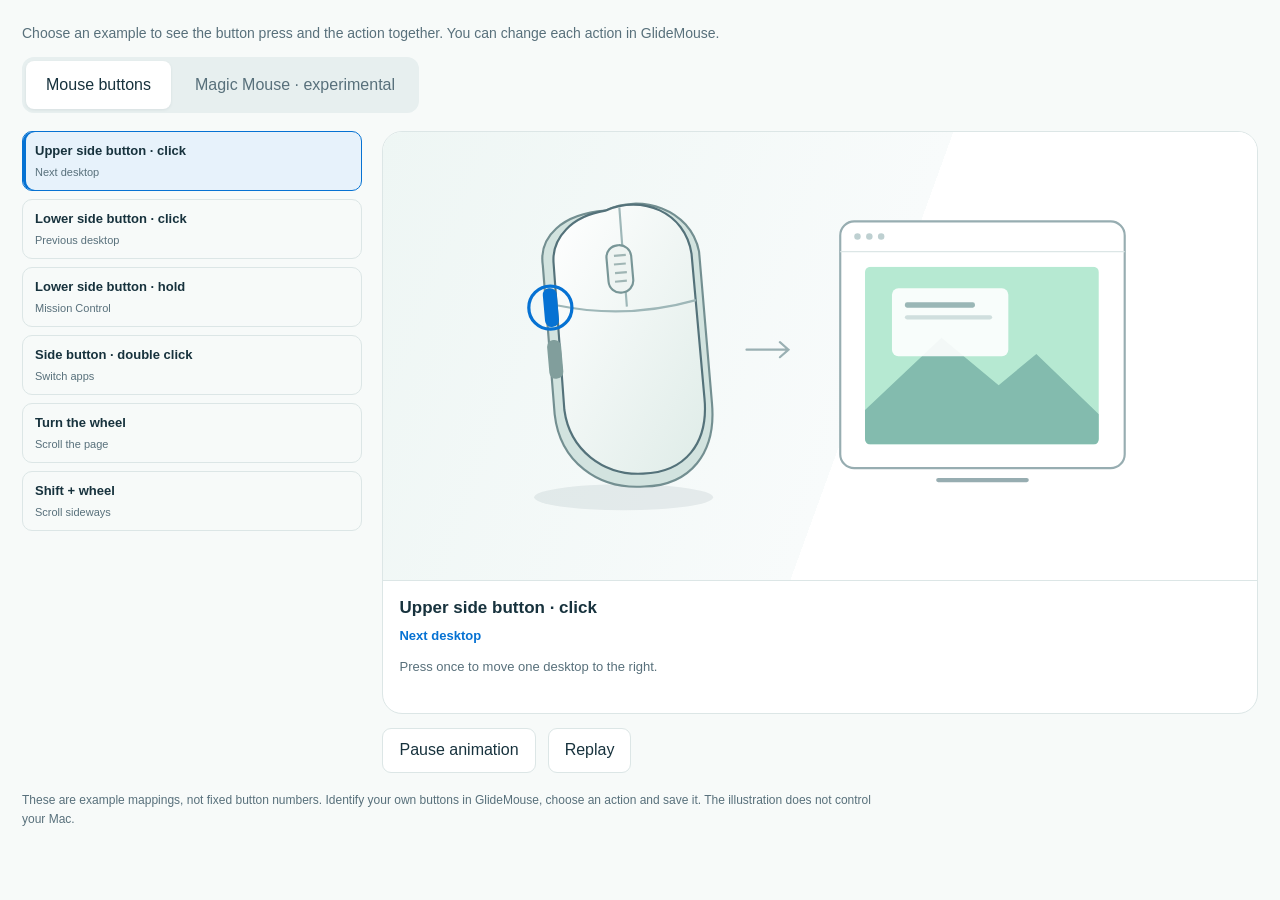
<file: Sources/GlideMouse/Resources/MouseGuide/guide.html>
<!doctype html><html lang="en"><head><meta charset="utf-8"><meta name="viewport" content="width=device-width,initial-scale=1">
<meta http-equiv="Content-Security-Policy" content="default-src 'none'; script-src 'self'; style-src 'self' 'unsafe-inline'; img-src 'self'; connect-src 'none'; frame-src 'none'; base-uri 'none'; form-action 'none'">
<link rel="stylesheet" href="mouse-demo.css"><link rel="stylesheet" href="guide.css"><script src="translations.js" defer></script><script src="guide.js" defer></script><script src="mouse-demo.js" defer></script></head><body><section id="mouse-guide" class="section wrap gesture-guide" aria-labelledby="gesture-heading" data-mode="buttons" data-paused="true">
<span id="features"></span>
<div class="gesture-heading">
<h2 id="gesture-heading" data-copy="gestureHeading">See how it works</h2>
<p data-copy="gestureIntro">Choose an example to see the button press and the action together. You can change each action in GlideMouse.</p>
</div>
<p class="gesture-note" data-copy="buttonFoot">Buttons 1 and 2 support optional double-click and hold actions. Ordinary clicking and dragging remain available.</p>
<div class="gesture-modes" role="group" data-aria="gestureModeAria" aria-label="Mouse type">
<button type="button" data-gesture-mode="buttons" aria-pressed="true" data-copy="gestureButtons">Mouse buttons</button>
<button type="button" data-gesture-mode="touch" aria-pressed="false" data-copy="gestureTouch">Magic Mouse · experimental</button>
</div>
<div class="gesture-families" data-touch-families hidden role="group" data-aria="gestureFamilyAria" aria-label="Gesture type">
<button type="button" data-gesture-family="taps" aria-pressed="true" data-copy="gestureFamilyTaps">Taps</button>
<button type="button" data-gesture-family="movement" aria-pressed="false" data-copy="gestureFamilyMovement">Swipes &amp; zoom</button>
<button type="button" data-gesture-family="dragging" aria-pressed="false" data-copy="gestureFamilyDragging">Drag</button>
<button type="button" data-gesture-family="extras" aria-pressed="false" data-copy="gestureFamilyExtras">Keys &amp; resting fingers</button>
</div>
<div class="gesture-layout">
<div class="gesture-choices" role="group" data-aria="gestureChoiceAria" aria-label="Usage examples"></div>
<div>
<div class="gesture-canvas">
<div class="gesture-stage is-running" data-gesture="upper" aria-hidden="true">
<svg viewBox="0 0 760 390" xmlns="http://www.w3.org/2000/svg">
<defs>
<linearGradient id="gm-mouse-shade" x1="0" y1="0" x2="1" y2="1"><stop stop-color="#fff"/><stop offset="1" stop-color="#dfece8"/></linearGradient>
<clipPath id="gm-screen-clip"><rect x="422" y="112" width="217" height="165" rx="5"/></clipPath>
<clipPath id="gm-page-clip"><rect x="422" y="119" width="216" height="150" rx="5"/></clipPath>
</defs>
<ellipse cx="198" cy="326" rx="83" ry="12" fill="#17323d" opacity=".08"/>
<g class="button-mouse">
<path d="M181 60 C213 44 260 58 268 98 L280 239 C284 285 260 315 217 316 C174 319 139 293 134 249 L123 111 C119 84 141 63 181 60Z" fill="#d2e3df" stroke="#738f91" stroke-width="2"/>
<path d="M181 60 C215 45 255 61 261 100 L273 234 C277 276 255 303 216 304 C179 306 148 282 143 245 L133 109 C131 85 150 65 181 60Z" fill="url(#gm-mouse-shade)" stroke="#54727a" stroke-width="2"/>
<path d="M194 57 L201 149 M137 148 Q201 161 265 143" fill="none" stroke="#9eb7b8" stroke-width="2"/>
<rect x="183" y="92" width="23" height="44" rx="11" fill="#eef4f2" stroke="#789697" stroke-width="2" transform="rotate(-5 195 114)"/>
<path d="M189 102 L200 101 M189 110 L200 109 M190 118 L201 117 M190 126 L201 125" stroke="#9fb5b4" stroke-width="2"/>
<rect class="side-upper press-signal" x="124" y="132" width="13" height="36" rx="6" fill="#819e9c" transform="rotate(-5 130 150)"/>
<rect class="side-lower press-signal" x="128" y="180" width="13" height="36" rx="6" fill="#819e9c" transform="rotate(-5 134 198)"/>
<circle class="side-halo upper-halo" cx="130" cy="150" r="20" fill="none" stroke="#0672d3" stroke-width="3"/>
<circle class="side-halo lower-halo" cx="134" cy="198" r="20" fill="none" stroke="#0672d3" stroke-width="3"/>
<circle class="held-ring" cx="134" cy="197" r="20" fill="none" stroke="#0672d3" stroke-width="3" transform="rotate(-90 134 197)"/>
<g class="wheel-mark" stroke="#0672d3" stroke-width="3" fill="none"><path d="M222 105 V139 M215 131 L222 139 L229 131"/></g>
<g class="key-badge"><rect x="160" y="340" width="74" height="32" rx="8" fill="#17323d"/><text x="197" y="362" fill="#fff" font-size="17" text-anchor="middle" font-family="-apple-system,sans-serif">⇧</text></g>
</g>
<g class="touch-mouse">
<path d="M185 59 C224 50 261 72 265 111 L275 244 C278 280 255 310 215 314 C177 317 148 293 144 255 L132 119 C128 84 149 64 185 59Z" fill="url(#gm-mouse-shade)" stroke="#54727a" stroke-width="2"/>
<path d="M152 98 Q194 66 241 92" fill="none" stroke="#fff" stroke-width="5" stroke-linecap="round"/>
<g class="touch-contact"><circle class="finger" cx="174" cy="136" r="9" fill="#0672d3"/><circle class="touch-halo" cx="174" cy="136" r="21" fill="none" stroke="#0672d3" stroke-width="3"/></g>
<g class="touch-contact second"><circle class="finger-extra" cx="216" cy="136" r="9" fill="#0672d3"/></g>
<circle class="finger-third" cx="195" cy="168" r="9" fill="#0672d3"/>
<circle class="resting-contact" cx="221" cy="224" r="13" fill="#93aaa8"/>
<g class="touch-key"><rect x="162" y="334" width="70" height="32" rx="8" fill="#17323d"/><text x="197" y="357" fill="#fff" font-size="20" text-anchor="middle">⌘</text></g>
<path class="drag-trace" d="M165 173 L213 225 M202 225 H213 V214" fill="none" stroke="#0672d3" stroke-width="3"/>
<path class="swipe-trace" d="M165 178 H241 M233 171 L241 178 L233 185" stroke="#0672d3" stroke-width="3" fill="none"/>
<path class="pinch-trace" d="M168 158 L153 175 M153 164 V175 H164 M220 118 L235 101 M224 101 H235 V112" stroke="#0672d3" stroke-width="3" fill="none"/>
</g>
<g fill="none" stroke="#9ab0b3" stroke-width="2" stroke-linecap="round"><path d="M312 189 H351 M343 182 L351 189 L343 196"/></g>
<rect x="399" y="70" width="264" height="229" rx="13" fill="#fff" stroke="#97adb1" stroke-width="2"/>
<path d="M399 98 H663" stroke="#dce6e6"/>
<g fill="#bed0d1"><circle cx="415" cy="84" r="3"/><circle cx="426" cy="84" r="3"/><circle cx="437" cy="84" r="3"/></g>
<path d="M490 310 H572" stroke="#97adb1" stroke-width="4" stroke-linecap="round"/>
<g class="result-pane desktop-result" clip-path="url(#gm-screen-clip)">
<g class="desktop-track">
<rect x="422" y="112" width="217" height="165" fill="#b6e9d2"/><path d="M422 245 L493 178 L546 222 L581 193 L639 249 V277 H422Z" fill="#83bbae"/><rect x="447" y="132" width="108" height="63" rx="6" fill="#fff" opacity=".9"/><rect x="459" y="145" width="65" height="5" rx="2" fill="#9ab7b6"/><rect x="459" y="157" width="81" height="4" rx="2" fill="#d0dfde"/>
<rect x="639" y="112" width="217" height="165" fill="#c6e3f9"/><circle cx="805" cy="148" r="18" fill="#f7faf9"/><path d="M639 245 L704 201 L760 228 L806 189 L856 246 V277 H639Z" fill="#80b3d2"/><rect x="671" y="136" width="107" height="88" rx="6" fill="#fff" opacity=".9"/><rect x="684" y="149" width="72" height="5" rx="2" fill="#99b6c9"/><rect x="684" y="162" width="50" height="4" rx="2" fill="#d7e5ed"/>
</g></g>
<g class="result-pane windows-result">
<rect x="422" y="112" width="217" height="165" rx="5" fill="#eaf2f1"/>
<g class="window-tile" style="--tile-x:48px;--tile-y:32px"><rect x="434" y="125" width="86" height="65" rx="5" fill="#b6e9d2" stroke="#8cacaa"/><path d="M441 135 H510" stroke="#fff" stroke-width="4"/></g>
<g class="window-tile" style="--tile-x:-35px;--tile-y:31px"><rect x="537" y="125" width="88" height="65" rx="5" fill="#c6e3f9" stroke="#8cacaa"/><path d="M544 135 H615" stroke="#fff" stroke-width="4"/></g>
<g class="window-tile" style="--tile-x:48px;--tile-y:-40px"><rect x="434" y="207" width="86" height="55" rx="5" fill="#faf4dd" stroke="#8cacaa"/><path d="M441 217 H510" stroke="#fff" stroke-width="4"/></g>
<g class="window-tile" style="--tile-x:-35px;--tile-y:-40px"><rect x="537" y="207" width="88" height="55" rx="5" fill="#dce9ef" stroke="#8cacaa"/><path d="M544 217 H615" stroke="#fff" stroke-width="4"/></g>
</g>
<g class="result-pane apps-result">
<rect x="422" y="112" width="217" height="165" rx="5" fill="#edf4f3"/><rect x="436" y="171" width="189" height="61" rx="12" fill="#fff" stroke="#d0dfdf"/>
<rect class="app-highlight" x="444" y="178" width="48" height="47" rx="9" fill="#e7f2fb" stroke="#0672d3" stroke-width="2"/>
<rect x="453" y="185" width="30" height="30" rx="7" fill="#8abcac"/><circle cx="530" cy="200" r="16" fill="#81b6d6"/><path d="M579 185 H609 V215 H579Z" fill="#e8c477"/>
</g>
<g class="result-pane scroll-result" clip-path="url(#gm-page-clip)">
<rect x="422" y="119" width="216" height="150" fill="#f7faf9"/>
<g class="scroll-lines"><rect x="441" y="136" width="152" height="40" rx="5" fill="#b6e9d2"/><g stroke="#bdcecf" stroke-width="5" stroke-linecap="round"><path d="M441 194 H605 M441 211 H592 M441 228 H605 M441 245 H560 M441 275 H605 M441 292 H592 M441 309 H605"/></g><rect x="651" y="136" width="152" height="40" rx="5" fill="#c6e3f9"/></g>
</g>
<g class="result-pane click-result">
<rect x="422" y="112" width="217" height="165" rx="5" fill="#edf4f3"/><rect class="click-highlight" x="477" y="139" width="104" height="102" rx="9" fill="#d7ebfc" stroke="#0672d3" stroke-width="2"/>
<path d="M500 158 H520 L526 165 H557 V210 H500Z" fill="#86b9d6"/><rect x="500" y="171" width="57" height="39" rx="4" fill="#b7dcef"/>
<path d="M487 225 H571" stroke="#9bb4bb" stroke-width="4" stroke-linecap="round"/>
</g>
<g class="result-pane context-result">
<rect x="422" y="112" width="217" height="165" rx="5" fill="#edf4f3"/><path d="M452 146 H475 L481 153 H511 V194 H452Z" fill="#86b9d6"/>
<g class="context-menu"><rect x="491" y="165" width="132" height="91" rx="7" fill="#fff" stroke="#97adb1"/><rect x="499" y="173" width="116" height="19" rx="4" fill="#d7ebfc"/><path d="M510 182 H572 M510 209 H598 M510 236 H567" stroke="#87a4af" stroke-width="4" stroke-linecap="round"/></g></g>
<g class="result-pane open-result"><rect x="422" y="112" width="217" height="165" rx="5" fill="#edf4f3"/><g class="opened-folder"><rect x="439" y="130" width="183" height="129" rx="6" fill="#fff" stroke="#97adb1"/><path d="M439 151 H622" stroke="#dce6e6"/><path d="M454 144 H493" stroke="#97adb1" stroke-width="4" stroke-linecap="round"/><rect x="453" y="164" width="35" height="39" rx="3" fill="#b6e9d2"/><rect x="501" y="164" width="35" height="39" rx="3" fill="#c6e3f9"/><rect x="549" y="164" width="35" height="39" rx="3" fill="#faf4dd"/></g></g>
<g class="result-pane text-result"><rect x="422" y="112" width="217" height="165" rx="5" fill="#edf4f3"/><rect class="paragraph-highlight" x="442" y="139" width="173" height="78" rx="3" fill="#b9dcf9"/><path d="M451 151 H601 M451 168 H584 M451 185 H601 M451 202 H560 M451 241 H584" stroke="#79999f" stroke-width="5" stroke-linecap="round"/></g>
<g class="result-pane showdesktop-result"><rect x="422" y="112" width="217" height="165" rx="5" fill="#c6e3f9"/><path d="M422 236 L481 175 L540 230 L590 180 L639 244 V277 H422Z" fill="#8fc5b3"/><g class="departing-window"><rect x="456" y="139" width="150" height="105" rx="7" fill="#fff" stroke="#a6bdc0"/><path d="M456 158 H606" stroke="#dce6e6"/></g></g>
<g class="result-pane drag-result"><rect x="422" y="112" width="217" height="165" rx="5" fill="#edf4f3"/><rect x="544" y="179" width="65" height="61" rx="8" fill="none" stroke="#8eb4b2" stroke-width="2" stroke-dasharray="5 4"/><g class="drag-file"><rect x="451" y="137" width="42" height="50" rx="5" fill="#c6e3f9" stroke="#0672d3"/><path d="M461 151 H482 M461 162 H482 M461 173 H475" stroke="#7da9c9" stroke-width="3"/></g></g>
<g class="result-pane browser-result"><rect x="422" y="112" width="217" height="165" rx="5" fill="#edf4f3"/><g class="history-page"><rect x="445" y="133" width="170" height="120" rx="7" fill="#fff" stroke="#a6bdc0"/><path d="M463 154 H581 M463 174 H593 M463 194 H560" stroke="#c1d4d4" stroke-width="5"/><path d="M470 229 H510 M480 219 L470 229 L480 239" stroke="#0672d3" stroke-width="3" fill="none"/></g></g>
<g class="result-pane zoom-result" clip-path="url(#gm-screen-clip)">
<rect x="422" y="112" width="217" height="165" fill="#edf4f3"/>
<g class="zoom-art"><rect x="465" y="134" width="135" height="113" rx="5" fill="#c6e3f9"/><circle cx="567" cy="161" r="13" fill="#fff"/><path d="M465 215 L510 168 L552 210 L579 185 L600 221 V247 H465Z" fill="#7eafa3"/></g>
</g>
</svg>
</div>
<div class="gesture-caption">
<h3 data-gesture-title>Upper side button · click</h3>
<p class="gesture-result-label" data-gesture-result>Next desktop</p>
<p data-gesture-description>Press once to move one desktop to the right.</p>
</div>
</div>
<div class="gesture-tools">
<button type="button" data-motion-toggle aria-pressed="false"><span>Pause animation</span></button>
<button type="button" data-motion-replay data-copy="gestureReplay">Replay</button>
</div>
</div>
</div>
<p class="gesture-note" data-gesture-note></p>
<p class="gesture-visually-hidden" role="status" aria-live="polite" data-gesture-status></p>
</section></body></html>
</file>
<file: Site/landing.css>
:root{
  --paper:#f7faf9;
  --ink:#17323d;
  --blue:#0672d3;
  --mint:#b6e9d2;
  --slate:#58707b;
  --line:#dce6e6;
  color-scheme:light;
  font-family:'Avenir Next',Avenir,-apple-system,BlinkMacSystemFont,'Segoe UI',sans-serif;
  color:var(--ink);
  background:var(--paper);
  font-synthesis:none
}

*{
  box-sizing:border-box
}
html{
  scroll-behavior:smooth;
  scroll-padding-top:96px
}
body{
  margin:0;
  line-height:1.65
}
body:lang(my){
  font-family:'Myanmar Sangam MN','Noto Sans Myanmar',-apple-system,sans-serif;
  line-height:1.9
}
body:lang(zh-Hans){
  font-family:'PingFang SC','Microsoft YaHei',-apple-system,sans-serif
}
button,a,summary{
  touch-action:manipulation
}
button,summary{
  cursor:pointer
}
button{
  font:inherit
}
a{
  color:var(--blue);
  text-underline-offset:5px
}
a:hover{
  text-decoration-thickness:2px
}
button:focus-visible,a:focus-visible,summary:focus-visible{
  outline:3px solid var(--blue);
  outline-offset:5px
}
.wrap{
  width:min(1280px,calc(100% - 96px));
  margin-inline:auto
}
.skip{
  position:fixed;
  left:20px;
  top:-100px;
  z-index:20;
  padding:12px 20px;
  background:white
}
.skip:focus{
  top:12px
}
.header{
  position:sticky;
  top:0;
  z-index:10;
  background:#f7faf9f2;
  border-bottom:1px solid var(--line);
  backdrop-filter:blur(14px)
}
.nav{
  min-height:80px;
  display:flex;
  align-items:center;
  gap:32px
}
.brand{
  display:inline-flex;
  align-items:center;
  gap:10px;
  color:var(--ink);
  text-decoration:none;
  font-size:19px;
  font-weight:750;
  white-space:nowrap
}
.brand img{
  object-fit:contain
}
.nav-links{
  display:flex;
  gap:26px;
  align-items:center;
  margin-left:auto
}
.nav-links a{
  color:var(--ink);
  text-decoration:none;
  font-size:14px;
  font-weight:600;
  padding:12px 0
}
.nav-links a:hover{
  color:var(--blue)
}
.locale{
  display:flex;
  gap:3px;
  padding:3px;
  border:1px solid var(--line);
  border-radius:10px;
  background:#fff
}
.locale button{
  min-height:44px;
  min-width:44px;
  padding:4px 9px;
  border:0;
  border-radius:7px;
  background:transparent;
  color:var(--slate);
  font-size:12px
}
.locale button[aria-pressed=true]{
  background:var(--ink);
  color:white
}
.hero{
  display:grid;
  grid-template-columns:.83fr 1.17fr;
  align-items:center;
  gap:56px;
  padding-block:76px 72px
}
.hero-copy .product-name{
  margin:0 0 16px;
  color:var(--slate);
  font-size:14px;
  font-weight:600;
  letter-spacing:.04em
}
.hero-copy h1{
  font-size:clamp(42px,4.25vw,65px);
  line-height:1.12;
  letter-spacing:-2.2px;
  font-weight:650;
  margin:0 0 26px;
  max-width:550px
}
.hero-copy .lead{
  font-size:18px;
  line-height:1.8;
  color:var(--slate);
  margin:0 0 30px;
  max-width:500px
}
.actions{
  display:flex;
  gap:12px;
  align-items:center;
  flex-wrap:wrap
}
.button{
  display:inline-flex;
  justify-content:center;
  align-items:center;
  gap:10px;
  min-height:50px;
  padding:12px 21px;
  font-size:15px;
  font-weight:650;
  border-radius:10px;
  border:1px solid transparent;
  text-decoration:none;
  line-height:1.6;
  cursor:pointer
}
.button:hover{
  text-decoration:none
}
.primary{
  background:var(--blue);
  color:white;
  box-shadow:0 3px 0 #086ac1
}
.primary:hover{
  background:#0069c7
}
.secondary{
  background:white;
  border-color:#c7d6dc;
  color:var(--ink)
}
.secondary:hover{
  border-color:var(--blue);
  background:#f0f7ff
}
.play-icon{
  font-size:12px;
  color:var(--blue)
}
.meta{
  font-size:12px;
  color:var(--slate);
  margin:21px 0 7px
}
.release-note{
  font-size:12px;
  color:var(--slate);
  margin:0;
  max-width:490px
}
.hero-visual{
  margin:0;
  min-width:0
}
.product-stage{
  background:var(--mint);
  padding:26px 25px 25px;
  border-radius:25px
}
.window-top{
  height:31px;
  background:#fff;
  display:flex;
  gap:6px;
  align-items:center;
  padding:0 10px;
  border-radius:9px 9px 0 0;
  box-shadow:0 16px 35px #17323d12
}
.window-top span{
  width:7px;
  height:7px;
  border-radius:50%;
  background:#ff6158
}
.window-top span:nth-child(2){
  background:#ffbd2e
}
.window-top span:nth-child(3){
  background:#28ca41
}
.window-top b{
  font-size:10px;
  margin-left:8px;
  font-weight:600;
  color:#65727b
}
.hero-screen{
  display:block;
  width:100%;
  height:auto;
  border-radius:0 0 9px 9px;
  box-shadow:0 15px 30px #17323d16
}
.hero-visual figcaption{
  font-size:11px;
  text-align:center;
  color:var(--slate);
  margin:13px 0 0
}
.benefit-band{
  border-block:1px solid var(--line);
  background:#fff
}
.benefit-row{
  display:flex;
  justify-content:space-between;
  gap:20px;
  padding-block:24px
}
.benefit{
  display:flex;
  align-items:center;
  gap:12px;
  font-size:14px;
  font-weight:600
}
.check{
  color:#28745b;
  font-weight:750
}
.section{
  padding-block:90px;
  border-bottom:1px solid var(--line)
}
.section-copy{
  min-width:0;
  max-width:500px
}
.section h2,.setup h2,.download-section h2{
  font-size:clamp(30px,3.2vw,44px);
  line-height:1.22;
  letter-spacing:-1.15px;
  font-weight:650;
  margin:0 0 22px
}
.section-copy>p{
  font-size:17px;
  color:var(--slate);
  margin:0 0 22px;
  max-width:62ch
}
.section-copy>p.small,.small{
  font-size:13px;
  color:var(--slate);
  line-height:1.8
}
.text-link{
  display:inline-block;
  padding-block:9px;
  font-size:14px;
  font-weight:600
}
.button-feature{
  display:grid;
  grid-template-columns:1fr 1fr;
  gap:88px;
  align-items:center
}
.button-demo{
  background:#edf5fb;
  border:1px solid #dae7ef;
  border-radius:18px;
  padding:25px;
  min-width:0
}
.demo-heading{
  margin:0 0 19px;
  font-size:14px;
  font-weight:650
}
.demo-layout{
  display:grid;
  grid-template-columns:.8fr 1.2fr;
  gap:12px;
  align-items:center
}
.demo-mouse{
  width:100%;
  height:235px;
  object-fit:contain;
  mix-blend-mode:multiply
}
.demo-controls{
  display:grid;
  gap:10px
}
.demo-controls button{
  display:flex;
  align-items:center;
  gap:10px;
  text-align:left;
  min-height:48px;
  padding:10px 13px;
  border:1px solid #cfdae2;
  border-radius:9px;
  background:white;
  color:var(--ink);
  font-size:13px
}
.demo-controls button:hover{
  border-color:var(--blue)
}
.demo-controls button[aria-pressed=true]{
  border-color:var(--blue);
  background:#dceeff
}
.button-number{
  display:grid;
  place-items:center;
  min-width:25px;
  height:25px;
  border-radius:50%;
  background:#ebf0f4;
  font-size:12px;
  font-weight:750
}
.demo-controls button[aria-pressed=true] .button-number{
  background:var(--blue);
  color:white
}
.demo-result{
  display:flex;
  align-items:center;
  gap:15px;
  min-height:100px;
  margin-top:21px;
  padding:17px;
  background:white;
  border-radius:10px;
  border-left:3px solid var(--blue)
}
.result-symbol{
  font-size:32px;
  font-weight:500;
  color:var(--blue);
  min-width:34px;
  text-align:center
}
.demo-result h3{
  font-size:16px;
  margin:0 0 4px
}
.demo-result p{
  font-size:13px;
  color:var(--slate);
  margin:0
}
.demo-hint{
  font-size:11px;
  color:var(--slate);
  margin:16px 0 0;
  line-height:1.75
}
.feature-row{
  display:grid;
  grid-template-columns:1.15fr .85fr;
  align-items:center;
  gap:85px
}
.feature-visual{
  margin:0;
  min-width:0
}
.feature-visual img{
  display:block;
  width:100%;
  height:auto;
  border:1px solid var(--line);
  border-radius:10px;
  box-shadow:0 14px 34px #17323d08
}
.plain-list{
  padding:0;
  margin:25px 0 0;
  list-style:none
}
.plain-list li{
  display:flex;
  gap:13px;
  margin:13px 0;
  font-size:14px;
  color:var(--slate)
}
.plain-list li:before{
  content:'✓';
  color:#28745b
}
.reverse .feature-visual{
  order:2
}
.reverse .section-copy{
  order:1
}
.reverse{
  grid-template-columns:.85fr 1.15fr
}
blockquote{
  border-left:3px solid #8dcbb4;
  margin:26px 0;
  padding:4px 0 4px 18px;
  font-size:15px;
  line-height:1.85
}
.setup{
  background:#e9f4ee;
  padding-block:75px
}
.setup h2{
  max-width:700px
}
.steps{
  display:grid;
  grid-template-columns:repeat(3,1fr);
  gap:54px;
  padding:0;
  margin:40px 0 27px;
  list-style:none;
  counter-reset:steps
}
.steps li{
  min-width:0
}
.step-number{
  display:grid;
  place-items:center;
  border:1px solid #90b9a6;
  border-radius:50%;
  width:32px;
  height:32px;
  font-size:14px;
  color:#337558;
  margin-bottom:18px;
  font-weight:600
}
.steps h3{
  font-size:18px;
  font-weight:650;
  margin:0 0 12px
}
.steps p{
  color:var(--slate);
  font-size:14px;
  margin:0;
  line-height:1.85
}
.setup-foot{
  font-size:13px;
  color:#496d5e;
  max-width:700px;
  margin:0
}
[hidden]{display:none!important}
.intro-heading{max-width:800px;margin:0 auto 32px;text-align:center}
.intro-heading p{font-size:17px;color:var(--slate);margin:0}
.intro-player{position:relative;background:#f7faf9;border:1px solid var(--line);border-radius:18px;overflow:hidden;box-shadow:0 18px 42px #17323d0a}
.intro-player video{display:block;width:100%;height:auto;aspect-ratio:16/9}
.intro-player video:focus-visible{outline:3px solid var(--blue);outline-offset:-5px}
.download-section{
  background:#fff;
  padding-block:85px
}
.download-layout{
  display:grid;
  grid-template-columns:1fr;
  align-items:start;
  gap:120px
}
.download-layout>div>p{
  max-width:500px;
  color:var(--slate);
  font-size:16px;
  margin:0 0 25px
}
.download-layout>div>p.meta{
  font-size:12px;
  margin:20px 0 4px
}
.faq{
  display:grid;
  grid-template-columns:.8fr 1.2fr;
  gap:90px
}
.faq h2{
  max-width:380px
}
.faq-list details{
  border-bottom:1px solid var(--line)
}
.faq-list details:first-child{
  border-top:1px solid var(--line)
}
summary{
  list-style:none;
  display:flex;
  align-items:center;
  justify-content:space-between;
  gap:20px;
  padding:20px 0;
  font-weight:600;
  font-size:15px
}
summary::-webkit-details-marker{
  display:none
}
.expand-icon{
  font-size:24px;
  font-weight:400;
  color:var(--slate);
  min-width:24px;
  text-align:center
}
details[open] .expand-icon{
  transform:rotate(45deg)
}
details>p{
  font-size:14px;
  color:var(--slate);
  line-height:1.9;
  margin:0 35px 24px 0
}
.footer{
  padding-block:55px;
  background:#fff
}
.footer-layout{
  display:flex;
  justify-content:space-between;
  gap:65px
}
.footer p{
  font-size:13px;
  max-width:510px;
  color:var(--slate);
  margin:0 0 17px
}
.footer .developer-credit{
  margin:20px 0 17px;
  font-weight:400
}
.footer-links{
  display:flex;
  flex-wrap:wrap;
  gap:23px
}
.footer a:not(.brand){
  font-size:13px
}
.footer-meta{
  padding-top:52px;
  max-width:360px
}

:lang(my) .hero-copy h1{
  font-size:clamp(34px,3.25vw,49px);
  line-height:1.65;
  letter-spacing:0;
  font-weight:650
}
:lang(my) .hero-copy .lead{
  font-size:16px;
  line-height:2
}
:lang(my) h2{
  font-size:clamp(27px,2.5vw,35px);
  line-height:1.75;
  letter-spacing:0
}
:lang(my) .section-copy>p{
  font-size:15px;
  line-height:2
}
:lang(my) .section-copy>p.small{
  font-size:13px
}
:lang(my) .nav{
  gap:22px
}
:lang(my) .nav-links{
  gap:19px
}
:lang(my) .nav-links a{
  font-size:13px
}
:lang(my) .steps h3{
  font-size:17px
}
:lang(my) .button{
  font-size:14px
}
:lang(zh-Hans) .hero-copy h1{
  line-height:1.4;
  letter-spacing:-1px
}
:lang(zh-Hans) h2{
  line-height:1.5
}

@media(min-width:1500px){
  .hero{
  padding-block:100px
}
.section{
  padding-block:105px
}

}

@media(max-width:1100px){
  .wrap{
  width:calc(100% - 64px)
}
.hero{
  gap:32px;
  padding-block:60px
}
.hero-copy h1{
  font-size:46px
}
.product-stage{
  padding:18px
}
.button-feature,.feature-row{
  gap:40px
}
.download-layout{
  gap:65px
}
.faq{
  gap:50px
}
.steps{
  gap:30px
}
.hero-copy .lead{
  font-size:16px
}
:lang(my) .hero-copy h1{
  font-size:36px
}
:lang(my) .hero-copy .lead{
  font-size:15px
}

}

@media(max-width:850px){
  .wrap{
  width:calc(100% - 44px)
}
.nav{
  gap:14px;
  min-height:72px
}
.nav-links{
  gap:16px
}
.nav-links a{
  font-size:13px
}
.locale button{
  padding:4px 7px;
  min-width:36px
}
.brand{
  font-size:17px
}
.hero{
  grid-template-columns:1fr;
  gap:36px;
  padding-block:44px 40px
}
.hero-copy{
  max-width:620px
}
.hero-copy h1{
  font-size:53px;
  max-width:600px
}
.hero-copy .lead{
  max-width:560px
}
.hero-visual{
  max-width:700px;
  width:100%;
  justify-self:center
}
.benefit-row{
  flex-wrap:wrap;
  gap:14px
}
.benefit{
  font-size:12px
}
.section{
  padding-block:65px
}
.button-feature{
  grid-template-columns:1fr;
  gap:30px
}
.section-copy{
  max-width:600px
}
.button-demo{
  max-width:600px;
  width:100%
}
.feature-row,.reverse{
  grid-template-columns:1fr;
  gap:32px
}
.feature-row .section-copy{
  order:1
}
.feature-row .feature-visual{
  order:2;
  max-width:700px;
  width:100%
}
.guide-preview{
  max-width:630px
}
.download-layout{
  grid-template-columns:1fr;
  gap:30px
}
.faq{
  grid-template-columns:1fr;
  gap:22px
}
.faq h2{
  max-width:100%
}
:lang(my) .hero-copy h1{
  font-size:41px;
  max-width:650px
}
:lang(my) .nav{
  gap:14px
}
:lang(my) .nav-links{
  gap:14px
}
:lang(my) .nav-links a{
  font-size:12px
}
.footer-layout{
  flex-direction:column;
  gap:20px
}
.footer-meta{
  padding-top:0;
  max-width:100%
}
.setup{
  padding-block:60px
}
.steps{
  gap:24px
}
.download-section{
  padding-block:60px
}

}

@media(max-width:600px){
  html{
  scroll-padding-top:130px
}
.wrap{
  width:calc(100% - 36px)
}
.nav{
  flex-wrap:wrap;
  padding-block:10px;
  gap:7px 12px
}
.brand{
  font-size:16px
}
.brand img{
  width:31px;
  height:31px
}
.locale{
  margin-left:auto;
  order:2
}
.nav-links{
  order:3;
  flex-basis:100%;
  margin-left:0;
  justify-content:space-between;
  gap:15px
}
.nav-links a{
  padding:6px 0;
  min-height:44px;
  display:flex;
  align-items:center
}
.hero{
  padding-top:34px
}
.hero-copy h1{
  font-size:42px;
  line-height:1.18;
  letter-spacing:-1.6px
}
.hero-copy .lead{
  font-size:15px
}
.button{
  min-height:48px;
  font-size:14px;
  padding:11px 17px
}
.hero .actions{
  gap:10px
}
.hero .actions .button{
  flex:1 1 auto
}
.meta,.release-note{
  font-size:11px
}
.product-stage{
  padding:12px;
  border-radius:17px
}
.hero-visual figcaption{
  font-size:10px
}
.benefit-row{
  flex-direction:column;
  padding-block:20px;
  gap:12px
}
.benefit{
  font-size:13px
}
.section{
  padding-block:46px
}
.section h2,.setup h2,.download-section h2{
  font-size:31px;
  letter-spacing:-.8px
}
.section-copy>p{
  font-size:15px
}
.button-demo{
  padding:17px
}
.demo-layout{
  grid-template-columns:.65fr 1.35fr;
  gap:8px
}
.demo-mouse{
  height:180px
}
.demo-controls button{
  font-size:12px;
  padding:9px;
  gap:8px;
  min-height:48px
}
.button-number{
  min-width:22px;
  height:22px
}
.demo-hint{
  font-size:11px
}
.demo-result{
  padding:13px;
  gap:10px;
  min-height:110px
}
.demo-result p{
  font-size:12px
}
.demo-result h3{
  font-size:15px
}
.steps{
  grid-template-columns:1fr;
  gap:27px;
  margin-top:30px
}
.steps li{
  position:relative;
  padding-left:49px
}
.step-number{
  position:absolute;
  left:0;
  top:2px
}
.steps h3{
  font-size:18px;
  margin-bottom:8px
}
.steps p{
  font-size:14px
}
.setup,.download-section{
  padding-block:46px
}
.faq-list summary{
  font-size:14px;
  padding-block:18px
}
details>p{
  font-size:13px;
  margin-right:10px
}
.footer{
  padding-block:35px
}
.footer-links{
  gap:18px
}
.footer p{
  font-size:12px
}
:lang(my) .hero-copy h1{
  font-size:34px;
  line-height:1.65;
  letter-spacing:0
}
:lang(my) .hero-copy .lead{
  font-size:14px;
  line-height:2
}
:lang(my) h2{
  font-size:27px;
  line-height:1.75;
  letter-spacing:0
}
:lang(my) .section-copy>p{
  font-size:14px
}
:lang(my) .demo-controls button{
  font-size:11px;
  line-height:1.9
}
:lang(my) .benefit{
  font-size:12px
}
:lang(my) .steps p{
  font-size:13px
}
:lang(zh-Hans) .hero-copy h1{
  font-size:39px;
  line-height:1.45;
  letter-spacing:0
}

}

@media(prefers-reduced-motion:reduce){
  html{
  scroll-behavior:auto
}

}




@media(max-width:600px){
.intro-heading{text-align:left;margin-bottom:22px}
.intro-heading p{font-size:14px}
.intro-player{border-radius:12px}
}
</file>
<file: Site/mouse-demo.css>
/* Input and result share a single stage, rather than a gallery of looping icons. */
.gesture-guide{padding-top:32px}
.gesture-heading{max-width:760px;margin-bottom:26px}
.gesture-heading h2{margin:0 0 10px}
.gesture-heading p{color:var(--slate);margin:0}
.gesture-modes{display:inline-flex;gap:4px;background:#e7efef;border-radius:12px;padding:4px;margin-bottom:24px;max-width:100%}
.gesture-modes button{border:0;background:transparent;color:var(--slate);border-radius:8px;padding:10px 20px;min-height:48px}
.gesture-modes button[aria-pressed=true]{background:white;color:var(--ink);box-shadow:0 1px 3px #17323d14}
.gesture-layout{display:grid;grid-template-columns:minmax(240px,.7fr) minmax(0,1.8fr);gap:32px;align-items:start}
.gesture-choices{display:grid;gap:8px}
.gesture-choices button{text-align:left;display:flex;flex-direction:column;gap:1px;border:1px solid var(--line);border-radius:10px;background:transparent;color:var(--ink);padding:10px 16px;min-height:65px;transition:background .15s,border-color .15s}
.gesture-choices button span{font-weight:650;font-size:15px}
.gesture-choices button small{font-size:12px;color:var(--slate)}
.gesture-choices button:hover{background:#eef5f5;border-color:#9aafb4}
.gesture-choices button[aria-pressed=true]{background:#e7f2fb;border-color:var(--blue);box-shadow:inset 3px 0 var(--blue)}
.gesture-canvas{min-width:0;background:white;border:1px solid var(--line);border-radius:20px;overflow:hidden}
.gesture-stage{width:100%;aspect-ratio:760/390;display:flex;align-items:center;justify-content:center;background:linear-gradient(110deg,#eef6f4 0%,#f8fbfb 55%,#fff 55%);padding:14px}
.gesture-stage svg{width:100%;height:100%;overflow:visible}
.gesture-caption{padding:18px 24px 22px;border-top:1px solid var(--line)}
.gesture-caption h3{font-size:20px;margin:0 0 4px}
.gesture-caption p{font-size:14px;color:var(--slate);margin:0;min-height:3.3em}
.gesture-caption .gesture-result-label{color:var(--blue);font-weight:650;margin:2px 0 10px;min-height:0}
.gesture-note{font-size:13px;color:var(--slate);max-width:860px;margin:18px 0 0}
.gesture-guide[data-mode=touch] .gesture-note{border-left:3px solid #83aa9b;padding-left:14px}
.gesture-stage .touch-mouse,.gesture-stage .finger,.gesture-stage .touch-halo,.gesture-stage .pinch-trace,.gesture-stage .swipe-trace,.gesture-stage .held-ring,.gesture-stage .wheel-mark,.gesture-stage .key-badge{display:none}
.gesture-guide[data-mode=touch] .button-mouse{display:none}
.gesture-guide[data-mode=touch] .touch-mouse,.gesture-guide[data-mode=touch] .finger,.gesture-guide[data-mode=touch] .touch-halo{display:block}
.gesture-stage .result-pane{display:none}
.gesture-stage[data-pose=upper] .desktop-result,.gesture-stage[data-pose=lower] .desktop-result,.gesture-stage[data-pose=swipe] .desktop-result{display:block}
.gesture-stage[data-pose=hold] .windows-result,.gesture-stage[data-pose=fingers] .windows-result{display:block}
.gesture-stage[data-pose=double] .apps-result{display:block}
.gesture-stage[data-pose=wheel] .scroll-result,.gesture-stage[data-pose=horizontal] .scroll-result{display:block}
.gesture-stage[data-pose=tap] .click-result,.gesture-stage[data-pose=righttap] .click-result,.gesture-stage[data-pose=multitap] .click-result{display:block}
.gesture-stage[data-pose=pinch] .zoom-result{display:block}
.gesture-stage[data-pose=righttap] .finger,.gesture-stage[data-pose=righttap] .touch-halo{transform:translate(38px,0)}
.gesture-stage[data-pose=fingers] .finger-extra{display:block}
.gesture-stage .finger-extra{display:none}
.gesture-stage[data-pose=pinch] .finger-extra,.gesture-stage[data-pose=pinch] .pinch-trace,.gesture-stage[data-pose=swipe] .finger-extra,.gesture-stage[data-pose=swipe] .swipe-trace{display:block}
.gesture-stage[data-pose=upper] .side-upper,.gesture-stage[data-pose=double] .side-upper{fill:var(--blue)}
.gesture-stage[data-pose=lower] .side-lower,.gesture-stage[data-pose=hold] .side-lower{fill:var(--blue)}
.gesture-stage[data-pose=hold] .held-ring{display:block}
.gesture-stage[data-pose=wheel] .wheel-mark,.gesture-stage[data-pose=horizontal] .wheel-mark,.gesture-stage[data-pose=horizontal] .key-badge{display:block}
.gesture-stage .desktop-track{transform-origin:480px 196px}
.gesture-stage.is-running[data-pose=upper] .desktop-track,.gesture-stage.is-running[data-pose=swipe] .desktop-track{animation:desktop-right 5s ease-in-out infinite}
.gesture-stage.is-running[data-pose=lower] .desktop-track{animation:desktop-left 5s ease-in-out infinite}
.gesture-stage.is-running .press-signal{animation:press-signal 5s ease-in-out infinite}
.gesture-stage.is-running .touch-halo{animation:touch-signal 5s ease-in-out infinite;transform-origin:174px 136px}
.gesture-stage.is-running[data-pose=hold] .held-ring{stroke-dasharray:126;animation:hold-ring 5s linear infinite}
.gesture-stage.is-running .windows-result .window-tile{animation:window-spread 5s ease-in-out infinite;transform-origin:540px 180px}
.gesture-stage.is-running .apps-result .app-highlight{animation:app-select 5s ease-in-out infinite}
.gesture-stage.is-running[data-pose=wheel] .scroll-lines{animation:scroll-page 5s ease-in-out infinite}
.gesture-stage.is-running[data-pose=horizontal] .scroll-lines{animation:scroll-sideways 5s ease-in-out infinite}
.gesture-stage.is-running .wheel-mark{animation:wheel-turn 5s ease-in-out infinite}
.gesture-stage.is-running .click-result .click-highlight{animation:click-select 5s ease-in-out infinite}
.gesture-stage.is-running[data-pose=multitap] .touch-halo{animation:double-touch 5s ease-out infinite}
.gesture-stage.is-running[data-pose=pinch] .touch-contact{animation:pinch-contact 5s ease-in-out infinite}
.gesture-stage.is-running[data-pose=pinch] .touch-contact.second{animation-name:pinch-second}
.gesture-stage.is-running .zoom-art{animation:zoom-art 5s ease-in-out infinite;transform-origin:545px 190px}
.gesture-stage.is-running[data-pose=swipe] .touch-contact{animation:swipe-contact 5s ease-in-out infinite}
.gesture-guide[data-paused=true] .gesture-stage *{animation-play-state:paused!important}
.gesture-visually-hidden{position:absolute;width:1px;height:1px;padding:0;margin:-1px;overflow:hidden;clip-path:inset(50%);white-space:nowrap}
@keyframes desktop-right{0%,22%,92%,100%{transform:translateX(0)}42%,78%{transform:translateX(-217px)}}
@keyframes desktop-left{0%,22%,92%,100%{transform:translateX(-217px)}42%,78%{transform:translateX(0)}}
@keyframes press-signal{0%,12%,42%,100%{opacity:.3}18%,32%{opacity:1}}
@keyframes touch-signal{0%,10%,38%,100%{opacity:0}18%{opacity:1}32%{opacity:.3}}
@keyframes double-touch{0%,10%,24%,38%,100%{opacity:0}17%,31%{opacity:1}}
@keyframes hold-ring{0%,10%{stroke-dashoffset:126;opacity:1}32%,78%{stroke-dashoffset:0;opacity:1}90%,100%{opacity:0}}
@keyframes window-spread{0%,22%,95%,100%{transform:translate(var(--tile-x),var(--tile-y)) scale(1.3);opacity:.2}45%,78%{transform:translate(0,0) scale(1);opacity:1}}
@keyframes app-select{0%,22%,95%,100%{transform:translateX(0);opacity:0}42%,78%{transform:translateX(60px);opacity:1}}
@keyframes scroll-page{0%,22%,95%,100%{transform:translateY(0)}45%,78%{transform:translateY(-52px)}}
@keyframes scroll-sideways{0%,22%,95%,100%{transform:translateX(0)}45%,78%{transform:translateX(-50px)}}
@keyframes wheel-turn{0%,12%,42%,100%{transform:translateY(0);opacity:.4}25%{transform:translateY(12px);opacity:1}}
@keyframes click-select{0%,22%,95%,100%{opacity:0}42%,78%{opacity:1}}
@keyframes pinch-contact{0%,18%,92%,100%{transform:translateX(0)}44%,78%{transform:translateX(-23px)}}
@keyframes pinch-second{0%,18%,92%,100%{transform:translateX(0)}44%,78%{transform:translateX(23px)}}
@keyframes zoom-art{0%,22%,95%,100%{transform:scale(1)}45%,78%{transform:scale(1.22)}}
@keyframes swipe-contact{0%,18%,92%,100%{transform:translateX(0)}44%,78%{transform:translateX(36px)}}
@media(max-width:800px){.gesture-layout{grid-template-columns:1fr;gap:20px}.gesture-choices{grid-template-columns:repeat(2,minmax(0,1fr))}.gesture-stage{min-height:240px}.gesture-caption p{min-height:0}}
@media(max-width:440px){.gesture-modes{display:flex}.gesture-modes button{flex:1;padding:9px 10px;font-size:13px}.gesture-choices button{padding:10px 12px;min-height:80px}.gesture-choices button span{font-size:13px}.gesture-choices button small{font-size:11px}.gesture-caption{padding:16px}.gesture-caption h3{font-size:18px}.gesture-stage{padding:5px;min-height:210px}.gesture-tools button{font-size:12px}}
@media(prefers-reduced-motion:reduce){.gesture-choices button{transition:none}.gesture-stage *{animation-duration:5s!important}.gesture-stage[data-pose=lower] .desktop-track{transform:translateX(-217px)}}
.gesture-heading+.gesture-note{margin:-10px 0 20px}
.gesture-stage .side-halo{display:none}
.gesture-stage[data-pose=upper] .upper-halo,.gesture-stage[data-pose=double] .upper-halo,.gesture-stage[data-pose=lower] .lower-halo{display:block}
.gesture-stage.is-running .side-halo{animation:touch-signal 5s ease-out infinite}
.gesture-stage.is-running[data-pose=double] .upper-halo{animation:double-touch 5s ease-out infinite}
.gesture-stage[data-pose=righttap] .click-result,.gesture-stage[data-pose=multitap] .click-result{display:none}
.gesture-stage[data-pose=righttap] .context-result,.gesture-stage[data-pose=multitap] .open-result{display:block}
.gesture-stage.is-running .context-menu,.gesture-stage.is-running .opened-folder{animation:click-select 5s ease-in-out infinite}
.gesture-guide[data-reduced=true][data-paused=true] .gesture-stage *{animation:none!important}
.gesture-guide[data-reduced=true][data-paused=true] .desktop-track{transform:translateX(-217px)}
.gesture-guide[data-reduced=true][data-paused=true] [data-pose=lower] .desktop-track{transform:translateX(0)}
.gesture-guide[data-reduced=true][data-paused=true] .window-tile,.gesture-guide[data-reduced=true][data-paused=true] .context-menu,.gesture-guide[data-reduced=true][data-paused=true] .opened-folder,.gesture-guide[data-reduced=true][data-paused=true] .click-highlight{opacity:1;transform:none}
.gesture-guide[data-reduced=true][data-paused=true] .app-highlight{opacity:1;transform:translateX(60px)}
.gesture-guide[data-reduced=true][data-paused=true] .zoom-art{transform:scale(1.22)}
.gesture-guide[data-reduced=true][data-paused=true] .held-ring{stroke-dashoffset:0}
.gesture-layout>div,.gesture-choices,.gesture-choices button{min-width:0}
.gesture-choices button span,.gesture-choices button small{max-width:100%;overflow-wrap:anywhere}
@media(max-width:800px){.gesture-layout{grid-template-columns:minmax(0,1fr)}}

.gesture-families{display:flex;gap:8px;flex-wrap:wrap;margin:-8px 0 22px}.gesture-families[hidden]{display:none}.gesture-families button{border:1px solid var(--line);border-radius:9px;min-height:44px;padding:8px 14px;background:transparent;color:var(--ink);font-size:13px}.gesture-families button[aria-pressed=true]{background:#e7f2fb;border-color:var(--blue);color:#0672d3}
.gesture-stage .finger-third,.gesture-stage .resting-contact,.gesture-stage .touch-key,.gesture-stage .drag-trace{display:none}
.gesture-stage[data-gesture=threefingers] .finger-third,.gesture-stage[data-pose=threeswipe] .finger-extra,.gesture-stage[data-pose=threeswipe] .finger-third,.gesture-stage[data-pose=modifiers] .touch-key,.gesture-stage[data-pose=resting] .resting-contact{display:block}
.gesture-stage[data-pose=oneswipe] .browser-result,.gesture-stage[data-pose=threeswipe] .apps-result,.gesture-stage[data-pose=drag] .drag-result,.gesture-stage[data-pose=dragscroll] .scroll-result,.gesture-stage[data-pose=modifiers] .click-result,.gesture-stage[data-pose=resting] .click-result{display:block}
.gesture-stage[data-pose=oneswipe] .swipe-trace,.gesture-stage[data-pose=threeswipe] .swipe-trace,.gesture-stage[data-pose=drag] .drag-trace,.gesture-stage[data-pose=dragscroll] .finger-extra{display:block}
.gesture-stage[data-pose=dragscroll] .touch-halo{opacity:1}
.gesture-stage.is-running[data-gesture=triple] .touch-halo{animation:triple-touch 5s ease-out infinite}
.gesture-stage.is-running[data-pose=oneswipe] .touch-contact,.gesture-stage.is-running[data-pose=threeswipe] .touch-contact,.gesture-stage.is-running[data-pose=threeswipe] .finger-third{animation:swipe-contact 5s ease-in-out infinite}
.gesture-stage.is-running[data-pose=oneswipe] .history-page{animation:history-page 5s ease-in-out infinite}
.gesture-stage.is-running[data-pose=drag] .touch-contact{animation:drag-contact 5s ease-in-out infinite}.gesture-stage.is-running[data-pose=drag] .drag-file{animation:drag-file 5s ease-in-out infinite}
.gesture-stage.is-running[data-pose=dragscroll] .second{animation:second-scroll 5s ease-in-out infinite}.gesture-stage.is-running[data-pose=dragscroll] .scroll-lines{animation:scroll-page 5s ease-in-out infinite}
.gesture-stage.is-running[data-pose=drag] .touch-halo{animation:drag-hold 5s ease-out infinite}
@keyframes triple-touch{0%,8%,20%,32%,44%,100%{opacity:0}14%,26%,38%{opacity:1}}
@keyframes drag-contact{0%,18%,92%,100%{transform:translate(0,0)}48%,78%{transform:translate(32px,47px)}}
@keyframes drag-file{0%,22%,95%,100%{transform:translate(0,0)}48%,78%{transform:translate(98px,45px)}}
@keyframes drag-hold{0%,8%,22%,92%,100%{opacity:0}15%,30%,78%{opacity:1}}
@keyframes second-scroll{0%,18%,92%,100%{transform:translateY(0)}48%,78%{transform:translateY(-42px)}}
@keyframes history-page{0%,22%,95%,100%{opacity:1;transform:translateX(0)}38%{opacity:0;transform:translateX(18px)}48%,78%{opacity:1;transform:translateX(0)}}
.gesture-guide[data-reduced=true][data-paused=true] .drag-file{transform:translate(98px,45px)}
@media(max-width:440px){.gesture-families{display:grid;grid-template-columns:1fr 1fr;gap:6px}.gesture-families button{padding:8px;font-size:12px}}

.gesture-stage[data-gesture=triple] .open-result,.gesture-stage[data-gesture=threefingers] .windows-result{display:none}
.gesture-stage[data-gesture=triple] .text-result,.gesture-stage[data-gesture=threefingers] .showdesktop-result{display:block}
.gesture-stage.is-running .paragraph-highlight{animation:click-select 5s ease-in-out infinite}.gesture-stage.is-running .departing-window{animation:show-desktop 5s ease-in-out infinite}
@keyframes show-desktop{0%,22%,95%,100%{opacity:1;transform:translateY(0)}48%,78%{opacity:0;transform:translateY(-28px)}}
.gesture-guide[data-reduced=true][data-paused=true] .paragraph-highlight{opacity:1}.gesture-guide[data-reduced=true][data-paused=true] .departing-window{opacity:0}
</file>
<file: Site/tutorials.css>
:root{color-scheme:light;--ink:#17253b;--muted:#59677b;--blue:#006ae5;--line:#dce5f0}*{box-sizing:border-box}html{scroll-behavior:smooth;scroll-padding-top:96px}body{margin:0;background:#f5f8fc;color:var(--ink);font-family:system-ui,-apple-system,'Myanmar Sangam MN','Noto Sans Myanmar',sans-serif;line-height:1.8}a{color:var(--blue);text-underline-offset:4px}button,a{touch-action:manipulation}button{font:inherit;cursor:pointer}a:focus-visible,button:focus-visible{outline:3px solid #1679ed;outline-offset:4px}[hidden]{display:none!important}.top{position:sticky;top:0;z-index:2;background:#fffffff2;border-bottom:1px solid var(--line);backdrop-filter:blur(14px)}.top-inner{max-width:1100px;margin:auto;padding:12px 24px;display:flex;align-items:center;gap:18px}.brand{display:flex;align-items:center;gap:10px;font-weight:750;text-decoration:none;color:var(--ink)}.brand img{width:38px;height:38px}.languages{display:flex;gap:6px;margin-left:auto}.languages button{padding:8px 17px;border:1px solid var(--line);border-radius:10px;background:white;min-height:44px}.languages button[aria-pressed=true]{background:var(--blue);border-color:var(--blue);color:white}main{max-width:1100px;margin:auto;padding:32px 24px 64px}.intro{max-width:790px;margin:12px 0 30px}.eyebrow{letter-spacing:1.5px;font-size:12px;font-weight:750;color:var(--blue)}h1{font-size:clamp(30px,4.6vw,48px);line-height:1.5;letter-spacing:-.5px;margin:12px 0 16px}.lead{font-size:18px;color:var(--muted)}.chapters{display:flex;flex-wrap:wrap;gap:10px;margin:26px 0 32px}.chapters a{font-size:14px;text-decoration:none;padding:9px 14px;background:white;border:1px solid var(--line);border-radius:10px;min-height:44px}.lessons{display:grid;gap:32px}.lesson{background:white;border:1px solid var(--line);border-radius:20px;overflow:hidden}.lesson-heading{padding:26px 28px 6px;display:flex;align-items:flex-start;gap:16px}.number{flex-shrink:0;border-radius:10px;background:#e9f2ff;color:var(--blue);font-size:17px;font-weight:750;padding:7px 12px}h2{margin:0;font-size:24px;line-height:1.6}.lesson-heading p{color:var(--muted);margin:8px 0 0}.lesson-body{padding:4px 28px 20px}.lesson-body ol{padding-left:25px;margin:14px 0 22px}.lesson-body li{padding-left:6px;margin:12px 0}.tip{margin:0;padding:16px 20px;background:#edf4fd;border-radius:12px;color:#345273}.screens{padding:4px 24px 24px;display:grid;gap:20px}figure{margin:0}figure a{display:block}figure img{display:block;width:100%;max-width:100%;height:auto;margin:0 auto;border:1px solid var(--line);border-radius:12px}footer{border-top:1px solid var(--line);padding:26px 20px;text-align:center;color:var(--muted);font-size:14px}footer a{display:inline-block;margin:4px 10px}a:hover{text-decoration:underline}.chapters a:hover,.languages button:hover{border-color:#82b6ef}@media(max-width:600px){.top-inner{padding:10px 14px;gap:8px}.brand{gap:7px}.brand img{width:30px;height:30px}.languages{gap:4px}.languages button{padding:7px 10px;font-size:14px}main{padding:20px 14px 32px}h1{letter-spacing:0}.lead{font-size:16px}.lesson-heading{padding:20px 18px 4px;gap:10px}h2{font-size:21px}.lesson-body{padding:4px 18px 18px}.screens{padding:0 10px 12px;gap:12px}.tip{padding:13px 15px}.chapters a{font-size:13px}.number{padding:5px 9px;font-size:15px}}@media(prefers-reduced-motion:reduce){html{scroll-behavior:auto}}
.screenshot-open{position:relative;cursor:zoom-in;border-radius:12px;width:fit-content;max-width:100%;margin:auto}.screenshot-open::after{content:'';position:absolute;top:10px;right:10px;display:grid;place-items:center;width:34px;height:34px;border-radius:50%;background:#fff url("data:image/svg+xml,%3Csvg xmlns='http://www.w3.org/2000/svg' width='20' height='20' fill='none' stroke='%23006ae5' stroke-width='1.7'%3E%3Ccircle cx='8' cy='8' r='5'/%3E%3Cpath d='M12 12l5 5M8 5v6M5 8h6'/%3E%3C/svg%3E") no-repeat center;color:#006ae5;border:1px solid #a8c8ee;box-shadow:0 2px 8px #17253b1a;font:26px/1 system-ui;pointer-events:none}.screenshot-open:hover img,.screenshot-open:focus-visible img{border-color:#006ae5}.viewer-open{overflow:hidden}#screenshot-viewer{padding:18px;border:1px solid var(--line);border-radius:16px;width:calc(100vw - 40px);height:calc(100dvh - 40px);max-width:1440px;max-height:1100px;background:#f5f8fc;color:var(--ink);overflow:hidden}#screenshot-viewer::backdrop{background:#102035a6;backdrop-filter:blur(3px)}.viewer-toolbar{display:flex;align-items:center;justify-content:flex-end;gap:10px;margin-bottom:14px;height:44px}.viewer-toolbar button{min-height:44px;padding:6px 18px;border:1px solid #a8bdd6;border-radius:9px;background:#fff;color:var(--ink)}.viewer-toolbar button:hover{border-color:var(--blue);background:#edf4fd}.viewer-canvas{height:calc(100% - 58px);overflow:auto;display:grid;place-items:center;overscroll-behavior:contain}.viewer-canvas img{display:block;max-width:100%;max-height:100%;width:auto;height:auto;object-fit:contain;border-radius:8px;background:#fff}#screenshot-viewer[data-zoomed=true] .viewer-canvas{display:block}#screenshot-viewer[data-zoomed=true] img{max-width:none;max-height:none;width:var(--zoom-width);height:auto}@media(max-width:600px){#screenshot-viewer{width:calc(100vw - 16px);height:calc(100dvh - 16px);padding:12px}.viewer-toolbar button{padding:6px 14px}}
</file>
<file: Sources/GlideMouse/Resources/MouseGuide/mouse-demo.css>
/* Input and result share a single stage, rather than a gallery of looping icons. */
.gesture-guide{padding-top:32px}
.gesture-heading{max-width:760px;margin-bottom:26px}
.gesture-heading h2{margin:0 0 10px}
.gesture-heading p{color:var(--slate);margin:0}
.gesture-modes{display:inline-flex;gap:4px;background:#e7efef;border-radius:12px;padding:4px;margin-bottom:24px;max-width:100%}
.gesture-modes button{border:0;background:transparent;color:var(--slate);border-radius:8px;padding:10px 20px;min-height:48px}
.gesture-modes button[aria-pressed=true]{background:white;color:var(--ink);box-shadow:0 1px 3px #17323d14}
.gesture-layout{display:grid;grid-template-columns:minmax(240px,.7fr) minmax(0,1.8fr);gap:32px;align-items:start}
.gesture-choices{display:grid;gap:8px}
.gesture-choices button{text-align:left;display:flex;flex-direction:column;gap:1px;border:1px solid var(--line);border-radius:10px;background:transparent;color:var(--ink);padding:10px 16px;min-height:65px;transition:background .15s,border-color .15s}
.gesture-choices button span{font-weight:650;font-size:15px}
.gesture-choices button small{font-size:12px;color:var(--slate)}
.gesture-choices button:hover{background:#eef5f5;border-color:#9aafb4}
.gesture-choices button[aria-pressed=true]{background:#e7f2fb;border-color:var(--blue);box-shadow:inset 3px 0 var(--blue)}
.gesture-canvas{min-width:0;background:white;border:1px solid var(--line);border-radius:20px;overflow:hidden}
.gesture-stage{width:100%;aspect-ratio:760/390;display:flex;align-items:center;justify-content:center;background:linear-gradient(110deg,#eef6f4 0%,#f8fbfb 55%,#fff 55%);padding:14px}
.gesture-stage svg{width:100%;height:100%;overflow:visible}
.gesture-caption{padding:18px 24px 22px;border-top:1px solid var(--line)}
.gesture-caption h3{font-size:20px;margin:0 0 4px}
.gesture-caption p{font-size:14px;color:var(--slate);margin:0;min-height:3.3em}
.gesture-caption .gesture-result-label{color:var(--blue);font-weight:650;margin:2px 0 10px;min-height:0}
.gesture-tools{display:flex;align-items:center;gap:12px;margin-top:14px;flex-wrap:wrap}
.gesture-tools button{display:inline-flex;align-items:center;gap:8px;min-height:44px;border:1px solid var(--line);border-radius:9px;background:white;color:var(--ink);padding:8px 16px}
.gesture-tools button:hover{border-color:var(--blue);background:#eef6fc}
.gesture-note{font-size:13px;color:var(--slate);max-width:860px;margin:18px 0 0}
.gesture-guide[data-mode=touch] .gesture-note{border-left:3px solid #83aa9b;padding-left:14px}
.gesture-stage .touch-mouse,.gesture-stage .finger,.gesture-stage .touch-halo,.gesture-stage .pinch-trace,.gesture-stage .swipe-trace,.gesture-stage .held-ring,.gesture-stage .wheel-mark,.gesture-stage .key-badge{display:none}
.gesture-guide[data-mode=touch] .button-mouse{display:none}
.gesture-guide[data-mode=touch] .touch-mouse,.gesture-guide[data-mode=touch] .finger,.gesture-guide[data-mode=touch] .touch-halo{display:block}
.gesture-stage .result-pane{display:none}
.gesture-stage[data-pose=upper] .desktop-result,.gesture-stage[data-pose=lower] .desktop-result,.gesture-stage[data-pose=swipe] .desktop-result{display:block}
.gesture-stage[data-pose=hold] .windows-result,.gesture-stage[data-pose=fingers] .windows-result{display:block}
.gesture-stage[data-pose=double] .apps-result{display:block}
.gesture-stage[data-pose=wheel] .scroll-result,.gesture-stage[data-pose=horizontal] .scroll-result{display:block}
.gesture-stage[data-pose=tap] .click-result,.gesture-stage[data-pose=righttap] .click-result,.gesture-stage[data-pose=multitap] .click-result{display:block}
.gesture-stage[data-pose=pinch] .zoom-result{display:block}
.gesture-stage[data-pose=righttap] .finger,.gesture-stage[data-pose=righttap] .touch-halo{transform:translate(38px,0)}
.gesture-stage[data-pose=fingers] .finger-extra{display:block}
.gesture-stage .finger-extra{display:none}
.gesture-stage[data-pose=pinch] .finger-extra,.gesture-stage[data-pose=pinch] .pinch-trace,.gesture-stage[data-pose=swipe] .finger-extra,.gesture-stage[data-pose=swipe] .swipe-trace{display:block}
.gesture-stage[data-pose=upper] .side-upper,.gesture-stage[data-pose=double] .side-upper{fill:var(--blue)}
.gesture-stage[data-pose=lower] .side-lower,.gesture-stage[data-pose=hold] .side-lower{fill:var(--blue)}
.gesture-stage[data-pose=hold] .held-ring{display:block}
.gesture-stage[data-pose=wheel] .wheel-mark,.gesture-stage[data-pose=horizontal] .wheel-mark,.gesture-stage[data-pose=horizontal] .key-badge{display:block}
.gesture-stage .desktop-track{transform-origin:480px 196px}
.gesture-stage.is-running[data-pose=upper] .desktop-track,.gesture-stage.is-running[data-pose=swipe] .desktop-track{animation:desktop-right 5s ease-in-out infinite}
.gesture-stage.is-running[data-pose=lower] .desktop-track{animation:desktop-left 5s ease-in-out infinite}
.gesture-stage.is-running .press-signal{animation:press-signal 5s ease-in-out infinite}
.gesture-stage.is-running .touch-halo{animation:touch-signal 5s ease-in-out infinite;transform-origin:174px 136px}
.gesture-stage.is-running[data-pose=hold] .held-ring{stroke-dasharray:126;animation:hold-ring 5s linear infinite}
.gesture-stage.is-running .windows-result .window-tile{animation:window-spread 5s ease-in-out infinite;transform-origin:540px 180px}
.gesture-stage.is-running .apps-result .app-highlight{animation:app-select 5s ease-in-out infinite}
.gesture-stage.is-running[data-pose=wheel] .scroll-lines{animation:scroll-page 5s ease-in-out infinite}
.gesture-stage.is-running[data-pose=horizontal] .scroll-lines{animation:scroll-sideways 5s ease-in-out infinite}
.gesture-stage.is-running .wheel-mark{animation:wheel-turn 5s ease-in-out infinite}
.gesture-stage.is-running .click-result .click-highlight{animation:click-select 5s ease-in-out infinite}
.gesture-stage.is-running[data-pose=multitap] .touch-halo{animation:double-touch 5s ease-out infinite}
.gesture-stage.is-running[data-pose=pinch] .touch-contact{animation:pinch-contact 5s ease-in-out infinite}
.gesture-stage.is-running[data-pose=pinch] .touch-contact.second{animation-name:pinch-second}
.gesture-stage.is-running .zoom-art{animation:zoom-art 5s ease-in-out infinite;transform-origin:545px 190px}
.gesture-stage.is-running[data-pose=swipe] .touch-contact{animation:swipe-contact 5s ease-in-out infinite}
.gesture-guide[data-paused=true] .gesture-stage *{animation-play-state:paused!important}
.gesture-visually-hidden{position:absolute;width:1px;height:1px;padding:0;margin:-1px;overflow:hidden;clip-path:inset(50%);white-space:nowrap}
@keyframes desktop-right{0%,22%,92%,100%{transform:translateX(0)}42%,78%{transform:translateX(-217px)}}
@keyframes desktop-left{0%,22%,92%,100%{transform:translateX(-217px)}42%,78%{transform:translateX(0)}}
@keyframes press-signal{0%,12%,42%,100%{opacity:.3}18%,32%{opacity:1}}
@keyframes touch-signal{0%,10%,38%,100%{opacity:0}18%{opacity:1}32%{opacity:.3}}
@keyframes double-touch{0%,10%,24%,38%,100%{opacity:0}17%,31%{opacity:1}}
@keyframes hold-ring{0%,10%{stroke-dashoffset:126;opacity:1}32%,78%{stroke-dashoffset:0;opacity:1}90%,100%{opacity:0}}
@keyframes window-spread{0%,22%,95%,100%{transform:translate(var(--tile-x),var(--tile-y)) scale(1.3);opacity:.2}45%,78%{transform:translate(0,0) scale(1);opacity:1}}
@keyframes app-select{0%,22%,95%,100%{transform:translateX(0);opacity:0}42%,78%{transform:translateX(60px);opacity:1}}
@keyframes scroll-page{0%,22%,95%,100%{transform:translateY(0)}45%,78%{transform:translateY(-52px)}}
@keyframes scroll-sideways{0%,22%,95%,100%{transform:translateX(0)}45%,78%{transform:translateX(-50px)}}
@keyframes wheel-turn{0%,12%,42%,100%{transform:translateY(0);opacity:.4}25%{transform:translateY(12px);opacity:1}}
@keyframes click-select{0%,22%,95%,100%{opacity:0}42%,78%{opacity:1}}
@keyframes pinch-contact{0%,18%,92%,100%{transform:translateX(0)}44%,78%{transform:translateX(-23px)}}
@keyframes pinch-second{0%,18%,92%,100%{transform:translateX(0)}44%,78%{transform:translateX(23px)}}
@keyframes zoom-art{0%,22%,95%,100%{transform:scale(1)}45%,78%{transform:scale(1.22)}}
@keyframes swipe-contact{0%,18%,92%,100%{transform:translateX(0)}44%,78%{transform:translateX(36px)}}
@media(max-width:800px){.gesture-layout{grid-template-columns:1fr;gap:20px}.gesture-choices{grid-template-columns:repeat(2,minmax(0,1fr))}.gesture-stage{min-height:240px}.gesture-caption p{min-height:0}}
@media(max-width:440px){.gesture-modes{display:flex}.gesture-modes button{flex:1;padding:9px 10px;font-size:13px}.gesture-choices button{padding:10px 12px;min-height:80px}.gesture-choices button span{font-size:13px}.gesture-choices button small{font-size:11px}.gesture-caption{padding:16px}.gesture-caption h3{font-size:18px}.gesture-stage{padding:5px;min-height:210px}.gesture-tools button{font-size:12px}}
@media(prefers-reduced-motion:reduce){.gesture-choices button{transition:none}.gesture-stage *{animation-duration:5s!important}.gesture-stage[data-pose=lower] .desktop-track{transform:translateX(-217px)}}
.gesture-heading+.gesture-note{margin:-10px 0 20px}
.gesture-stage .side-halo{display:none}
.gesture-stage[data-pose=upper] .upper-halo,.gesture-stage[data-pose=double] .upper-halo,.gesture-stage[data-pose=lower] .lower-halo{display:block}
.gesture-stage.is-running .side-halo{animation:touch-signal 5s ease-out infinite}
.gesture-stage.is-running[data-pose=double] .upper-halo{animation:double-touch 5s ease-out infinite}
.gesture-stage[data-pose=righttap] .click-result,.gesture-stage[data-pose=multitap] .click-result{display:none}
.gesture-stage[data-pose=righttap] .context-result,.gesture-stage[data-pose=multitap] .open-result{display:block}
.gesture-stage.is-running .context-menu,.gesture-stage.is-running .opened-folder{animation:click-select 5s ease-in-out infinite}
.gesture-guide[data-reduced=true][data-paused=true] .gesture-stage *{animation:none!important}
.gesture-guide[data-reduced=true][data-paused=true] .desktop-track{transform:translateX(-217px)}
.gesture-guide[data-reduced=true][data-paused=true] [data-pose=lower] .desktop-track{transform:translateX(0)}
.gesture-guide[data-reduced=true][data-paused=true] .window-tile,.gesture-guide[data-reduced=true][data-paused=true] .context-menu,.gesture-guide[data-reduced=true][data-paused=true] .opened-folder,.gesture-guide[data-reduced=true][data-paused=true] .click-highlight{opacity:1;transform:none}
.gesture-guide[data-reduced=true][data-paused=true] .app-highlight{opacity:1;transform:translateX(60px)}
.gesture-guide[data-reduced=true][data-paused=true] .zoom-art{transform:scale(1.22)}
.gesture-guide[data-reduced=true][data-paused=true] .held-ring{stroke-dashoffset:0}
.gesture-layout>div,.gesture-choices,.gesture-choices button{min-width:0}
.gesture-choices button span,.gesture-choices button small{max-width:100%;overflow-wrap:anywhere}
@media(max-width:800px){.gesture-layout{grid-template-columns:minmax(0,1fr)}}

.gesture-families{display:flex;gap:8px;flex-wrap:wrap;margin:-8px 0 22px}.gesture-families[hidden]{display:none}.gesture-families button{border:1px solid var(--line);border-radius:9px;min-height:44px;padding:8px 14px;background:transparent;color:var(--ink);font-size:13px}.gesture-families button[aria-pressed=true]{background:#e7f2fb;border-color:var(--blue);color:#0672d3}
.gesture-stage .finger-third,.gesture-stage .resting-contact,.gesture-stage .touch-key,.gesture-stage .drag-trace{display:none}
.gesture-stage[data-gesture=threefingers] .finger-third,.gesture-stage[data-pose=threeswipe] .finger-extra,.gesture-stage[data-pose=threeswipe] .finger-third,.gesture-stage[data-pose=modifiers] .touch-key,.gesture-stage[data-pose=resting] .resting-contact{display:block}
.gesture-stage[data-pose=oneswipe] .browser-result,.gesture-stage[data-pose=threeswipe] .apps-result,.gesture-stage[data-pose=drag] .drag-result,.gesture-stage[data-pose=dragscroll] .scroll-result,.gesture-stage[data-pose=modifiers] .click-result,.gesture-stage[data-pose=resting] .click-result{display:block}
.gesture-stage[data-pose=oneswipe] .swipe-trace,.gesture-stage[data-pose=threeswipe] .swipe-trace,.gesture-stage[data-pose=drag] .drag-trace,.gesture-stage[data-pose=dragscroll] .finger-extra{display:block}
.gesture-stage[data-pose=dragscroll] .touch-halo{opacity:1}
.gesture-stage.is-running[data-gesture=triple] .touch-halo{animation:triple-touch 5s ease-out infinite}
.gesture-stage.is-running[data-pose=oneswipe] .touch-contact,.gesture-stage.is-running[data-pose=threeswipe] .touch-contact,.gesture-stage.is-running[data-pose=threeswipe] .finger-third{animation:swipe-contact 5s ease-in-out infinite}
.gesture-stage.is-running[data-pose=oneswipe] .history-page{animation:history-page 5s ease-in-out infinite}
.gesture-stage.is-running[data-pose=drag] .touch-contact{animation:drag-contact 5s ease-in-out infinite}.gesture-stage.is-running[data-pose=drag] .drag-file{animation:drag-file 5s ease-in-out infinite}
.gesture-stage.is-running[data-pose=dragscroll] .second{animation:second-scroll 5s ease-in-out infinite}.gesture-stage.is-running[data-pose=dragscroll] .scroll-lines{animation:scroll-page 5s ease-in-out infinite}
.gesture-stage.is-running[data-pose=drag] .touch-halo{animation:drag-hold 5s ease-out infinite}
@keyframes triple-touch{0%,8%,20%,32%,44%,100%{opacity:0}14%,26%,38%{opacity:1}}
@keyframes drag-contact{0%,18%,92%,100%{transform:translate(0,0)}48%,78%{transform:translate(32px,47px)}}
@keyframes drag-file{0%,22%,95%,100%{transform:translate(0,0)}48%,78%{transform:translate(98px,45px)}}
@keyframes drag-hold{0%,8%,22%,92%,100%{opacity:0}15%,30%,78%{opacity:1}}
@keyframes second-scroll{0%,18%,92%,100%{transform:translateY(0)}48%,78%{transform:translateY(-42px)}}
@keyframes history-page{0%,22%,95%,100%{opacity:1;transform:translateX(0)}38%{opacity:0;transform:translateX(18px)}48%,78%{opacity:1;transform:translateX(0)}}
.gesture-guide[data-reduced=true][data-paused=true] .drag-file{transform:translate(98px,45px)}
@media(max-width:440px){.gesture-families{display:grid;grid-template-columns:1fr 1fr;gap:6px}.gesture-families button{padding:8px;font-size:12px}}

.gesture-stage[data-gesture=triple] .open-result,.gesture-stage[data-gesture=threefingers] .windows-result{display:none}
.gesture-stage[data-gesture=triple] .text-result,.gesture-stage[data-gesture=threefingers] .showdesktop-result{display:block}
.gesture-stage.is-running .paragraph-highlight{animation:click-select 5s ease-in-out infinite}.gesture-stage.is-running .departing-window{animation:show-desktop 5s ease-in-out infinite}
@keyframes show-desktop{0%,22%,95%,100%{opacity:1;transform:translateY(0)}48%,78%{opacity:0;transform:translateY(-28px)}}
.gesture-guide[data-reduced=true][data-paused=true] .paragraph-highlight{opacity:1}.gesture-guide[data-reduced=true][data-paused=true] .departing-window{opacity:0}
</file>
<file: Sources/GlideMouse/Resources/MouseGuide/guide.css>
:root{--paper:#f7faf9;--ink:#17323d;--blue:#0672d3;--mint:#b6e9d2;--slate:#58707b;--line:#dce6e6;font-family:-apple-system,BlinkMacSystemFont,sans-serif;color:var(--ink);background:var(--paper);font-synthesis:none;color-scheme:light}
*{box-sizing:border-box}body{margin:0;padding:22px;line-height:1.65}body:lang(my){font-family:'Myanmar Sangam MN','Noto Sans Myanmar',sans-serif;line-height:1.9}body:lang(zh-Hans){font-family:'PingFang SC',sans-serif}button{font:inherit;cursor:pointer;touch-action:manipulation}button:focus-visible{outline:3px solid var(--blue);outline-offset:3px}.gesture-guide{padding-top:0}.gesture-heading h2{font-size:24px}.gesture-heading p{font-size:14px}.gesture-note{font-size:12px}.gesture-layout{gap:20px}.gesture-modes{margin-bottom:18px}h3{line-height:1.5}
:root[data-theme=dark]{--paper:#172329;--ink:#e4eeee;--slate:#abc0c8;--line:#41565e;--blue:#6ab6f5;color-scheme:dark}
:root[data-theme=dark] .gesture-canvas,:root[data-theme=dark] .gesture-tools button,:root[data-theme=dark] .gesture-modes button[aria-pressed=true]{background:#21343e}
:root[data-theme=dark] .gesture-modes{background:#21343e}:root[data-theme=dark] .gesture-choices button:hover{background:#293f48}:root[data-theme=dark] .gesture-choices button[aria-pressed=true]{background:#254b65}
/* Keep input choices beside the result even in a 740-point native sheet. */
.gesture-heading h2{display:none}.gesture-heading{margin-bottom:12px}.gesture-heading+.gesture-note{display:none}
@media(min-width:700px){.gesture-layout{grid-template-columns:minmax(190px,.7fr) minmax(0,1.8fr)}.gesture-choices{grid-template-columns:1fr}.gesture-choices button{padding:8px 12px;min-height:60px}.gesture-choices button span{font-size:13px}.gesture-choices button small{font-size:11px}.gesture-caption{padding:14px 16px}.gesture-caption h3{font-size:17px}.gesture-caption p{font-size:13px}.gesture-stage{min-height:0}}
</file>
